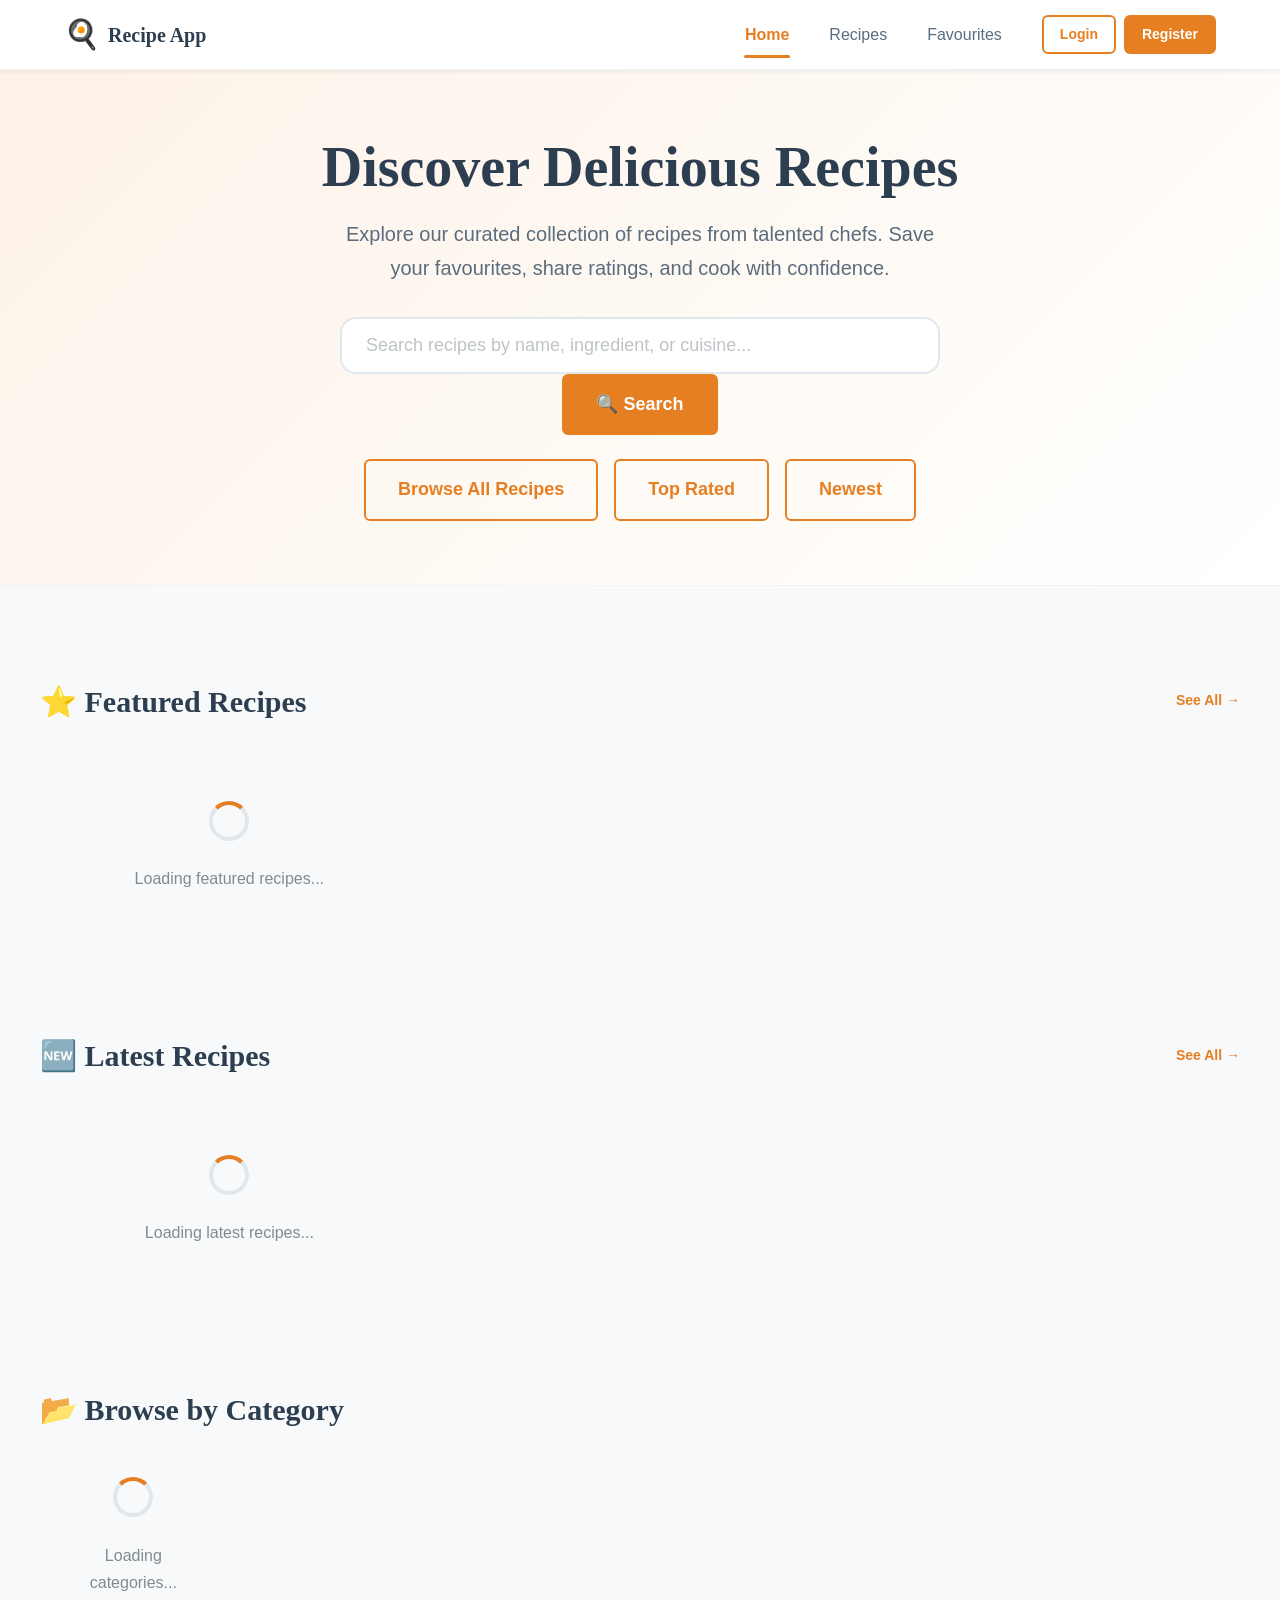
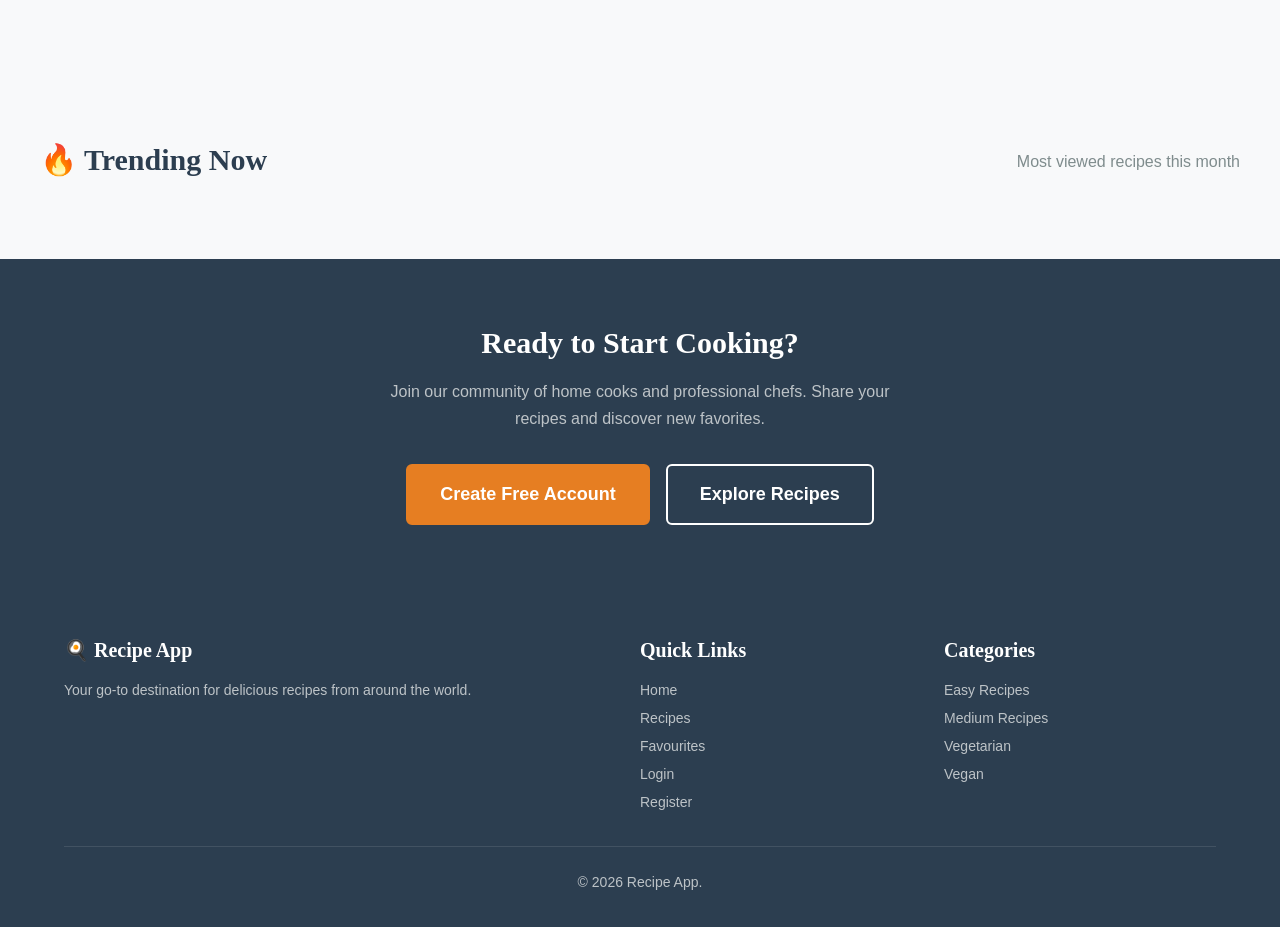
<file: frontend/index.html>
<!DOCTYPE html>
<html lang="en">
<head>
    <meta charset="UTF-8">
    <meta name="viewport" content="width=device-width, initial-scale=1.0">
    <meta name="description" content="Recipe App - Discover delicious recipes for every occasion. Search, save, and rate your favorite recipes.">
    <title>Recipe App - Discover Delicious Recipes</title>
    <link rel="stylesheet" href="css/style.css">
</head>
<body>
<a href="#main-content" class="skip-link">Skip to main content</a>

<header class="site-header" role="banner">
    <div class="container">
        <a href="index.html" class="logo" aria-label="Recipe App Home">
            <span class="logo-icon">🍳</span>
            <span class="logo-text">Recipe App</span>
        </a>
        <button class="mobile-menu-btn" aria-expanded="false" aria-label="Toggle menu">☰</button>
        <nav class="main-nav" role="navigation" aria-label="Main navigation">
            <a href="index.html" class="nav-link active">Home</a>
            <a href="recipes.html" class="nav-link">Recipes</a>
            <a href="favourites.html" class="nav-link">Favourites</a>
            <div class="user-menu">
                <!-- Populated by JavaScript -->
            </div>
        </nav>
    </div>
</header>

<main id="main-content">
    <!-- Hero Section -->
    <section class="hero">
        <div class="container">
            <h1 class="hero-title">Discover Delicious Recipes</h1>
            <p class="hero-subtitle">
                Explore our curated collection of recipes from talented chefs.
                Save your favourites, share ratings, and cook with confidence.
            </p>
            <div class="hero-search">
                <input type="text" id="search-query" class="form-input hero-search-input"
                       placeholder="Search recipes by name, ingredient, or cuisine..."
                       aria-label="Search recipes">
                <button class="btn btn-primary btn-lg" onclick="window.location.href='recipes.html?q=' + encodeURIComponent(document.getElementById('search-query').value)">
                    🔍 Search
                </button>
                <div id="search-suggestions" class="search-suggestions" style="display: none;"></div>
            </div>
            <div class="hero-links">
                <a href="recipes.html" class="btn btn-outline btn-lg">Browse All Recipes</a>
                <a href="recipes.html?sort=rating_desc" class="btn btn-outline btn-lg">Top Rated</a>
                <a href="recipes.html?sort=newest" class="btn btn-outline btn-lg">Newest</a>
            </div>
        </div>
    </section>

    <!-- Featured Recipes -->
    <section class="container section-spacing">
        <div class="section-header">
            <h2>⭐ Featured Recipes</h2>
            <a href="recipes.html?is_featured=true" class="see-all-link">See All →</a>
        </div>
        <div class="recipe-grid" id="featured-recipes">
            <!-- Populated by JavaScript -->
            <div class="loading-state">
                <div class="spinner"></div>
                <p>Loading featured recipes...</p>
            </div>
        </div>
    </section>

    <!-- Latest Recipes -->
    <section class="container section-spacing">
        <div class="section-header">
            <h2>🆕 Latest Recipes</h2>
            <a href="recipes.html?sort=newest" class="see-all-link">See All →</a>
        </div>
        <div class="recipe-grid" id="latest-recipes">
            <!-- Populated by JavaScript -->
            <div class="loading-state">
                <div class="spinner"></div>
                <p>Loading latest recipes...</p>
            </div>
        </div>
    </section>

    <!-- Browse Categories -->
    <section class="container section-spacing">
        <h2>📂 Browse by Category</h2>
        <div class="category-grid" id="category-grid">
            <!-- Populated by JavaScript -->
            <div class="loading-state">
                <div class="spinner"></div>
                <p>Loading categories...</p>
            </div>
        </div>
    </section>

    <!-- Trending Recipes -->
    <section class="container section-spacing">
        <div class="section-header">
            <h2>🔥 Trending Now</h2>
            <span class="section-subtitle">Most viewed recipes this month</span>
        </div>
        <div class="trending-list" id="trending-recipes">
            <!-- Populated by JavaScript -->
        </div>
    </section>

    <!-- Call to Action -->
    <section class="cta-section">
        <div class="container">
            <h2>Ready to Start Cooking?</h2>
            <p>Join our community of home cooks and professional chefs. Share your recipes and discover new favorites.</p>
            <div class="cta-buttons">
                <a href="register.html" class="btn btn-primary btn-lg">Create Free Account</a>
                <a href="recipes.html" class="btn btn-outline btn-lg">Explore Recipes</a>
            </div>
        </div>
    </section>
</main>

<footer class="site-footer" role="contentinfo">
    <div class="container">
        <div class="footer-content">
            <div class="footer-section">
                <h4>🍳 Recipe App</h4>
                <p>Your go-to destination for delicious recipes from around the world.</p>
            </div>
            <div class="footer-section">
                <h4>Quick Links</h4>
                <nav aria-label="Footer quick links">
                    <a href="index.html">Home</a>
                    <a href="recipes.html">Recipes</a>
                    <a href="favourites.html">Favourites</a>
                    <a href="login.html">Login</a>
                    <a href="register.html">Register</a>
                </nav>
            </div>
            <div class="footer-section">
                <h4>Categories</h4>
                <nav aria-label="Footer categories">
                    <a href="recipes.html?difficulty=Easy">Easy Recipes</a>
                    <a href="recipes.html?difficulty=Medium">Medium Recipes</a>
                    <a href="recipes.html?dietary=vegetarian">Vegetarian</a>
                    <a href="recipes.html?dietary=vegan">Vegan</a>
                </nav>
            </div>
        </div>
        <div class="footer-bottom">
            <p>&copy; <span id="current-year">2024</span> Recipe App.</p>
        </div>
    </div>
</footer>

<script src="js/app.js"></script>
<script src="js/recipes.js"></script>
</body>
</html>
</file>
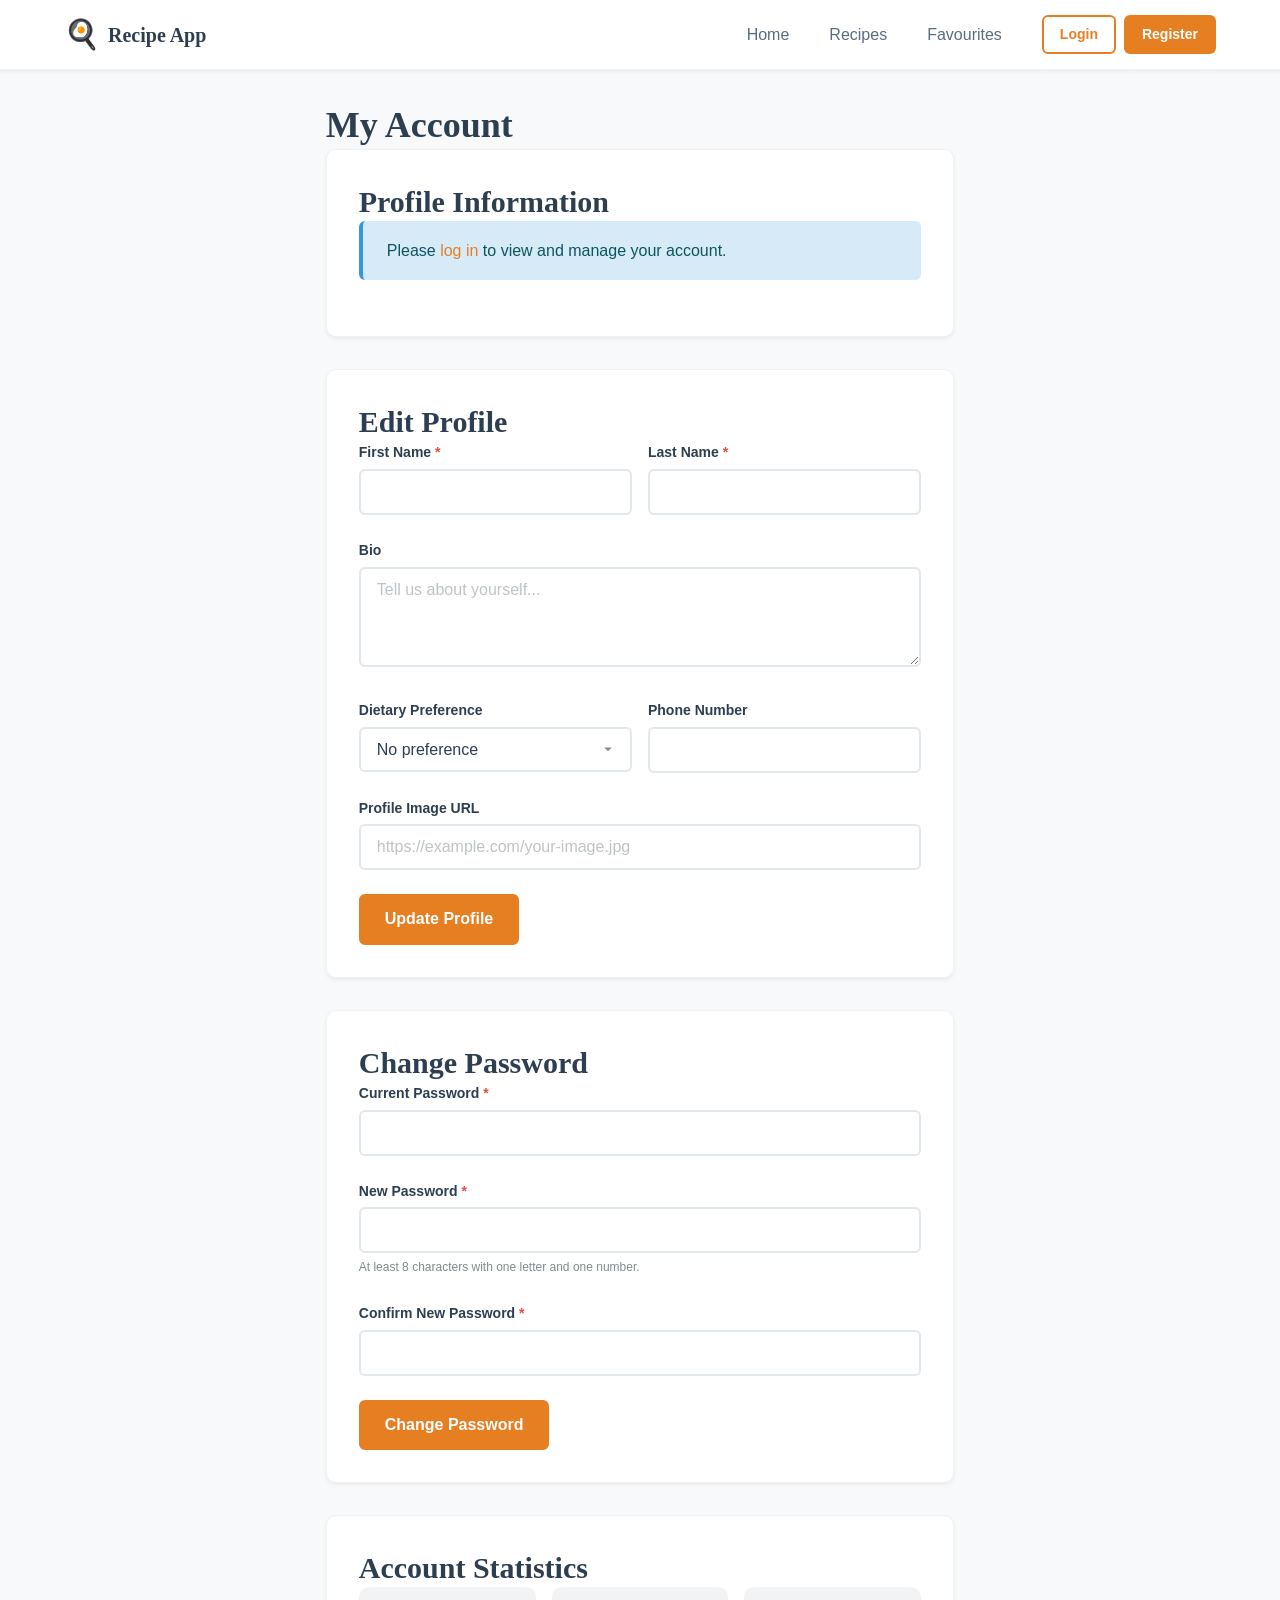
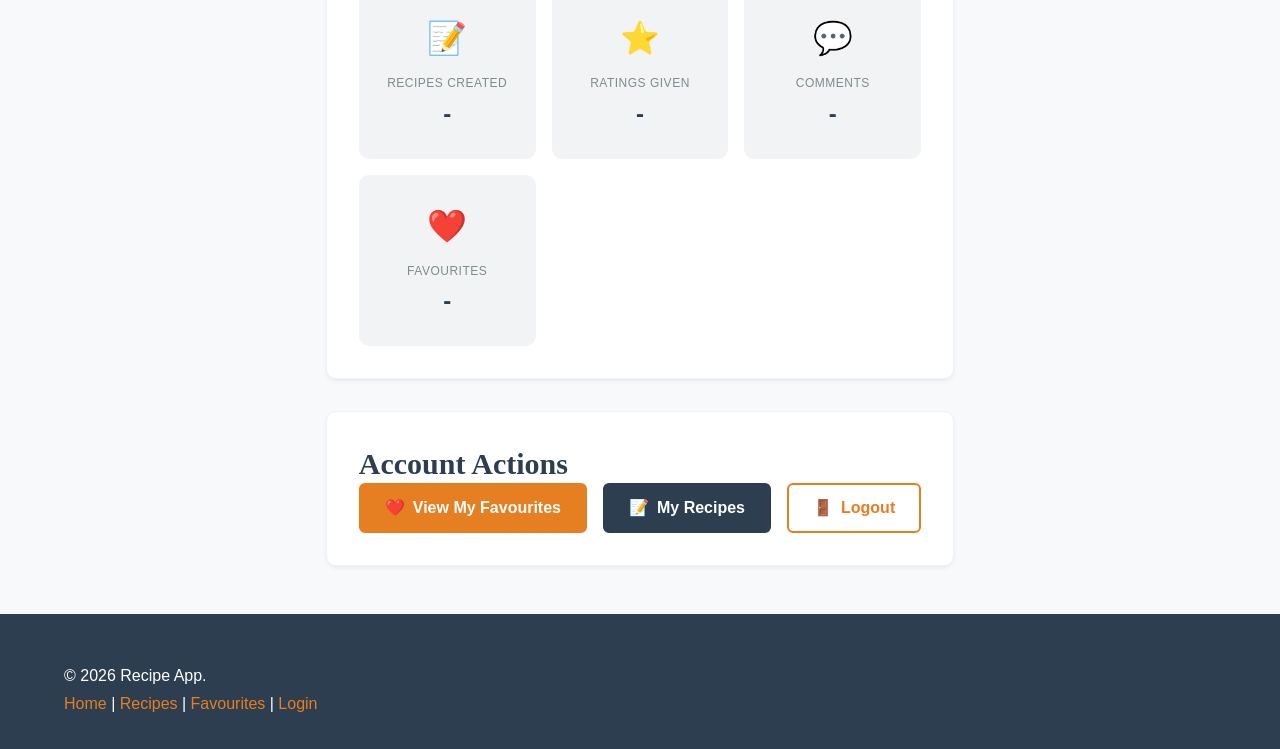
<file: frontend/account.html>
<!DOCTYPE html>
<html lang="en">
<head>
    <meta charset="UTF-8">
    <meta name="viewport" content="width=device-width, initial-scale=1.0">
    <meta name="description" content="Manage your Recipe App account, profile, and preferences">
    <title>My Account - Recipe App</title>
    <link rel="stylesheet" href="css/style.css">
</head>
<body>
<a href="#main-content" class="skip-link">Skip to main content</a>

<header class="site-header" role="banner">
    <div class="container">
        <a href="index.html" class="logo">
            <span class="logo-icon">🍳</span>
            <span class="logo-text">Recipe App</span>
        </a>
        <button class="mobile-menu-btn" aria-expanded="false" aria-label="Toggle menu">☰</button>
        <nav class="main-nav">
            <a href="index.html" class="nav-link">Home</a>
            <a href="recipes.html" class="nav-link">Recipes</a>
            <a href="favourites.html" class="nav-link">Favourites</a>
            <div class="user-menu"></div>
        </nav>
    </div>
</header>

<main id="main-content" class="container" style="padding-top: var(--spacing-xl); padding-bottom: var(--spacing-xxl);">
    <h1>My Account</h1>

    <!-- Profile Section -->
    <section class="card" style="padding: var(--spacing-xl); margin-bottom: var(--spacing-xl);">
        <h2>Profile Information</h2>
        <div id="profile-details">
            <!-- Populated by JavaScript if user is logged in -->
            <p>Please <a href="login.html">log in</a> to view your account.</p>
        </div>
    </section>

    <!-- Edit Profile Form -->
    <section class="card" style="padding: var(--spacing-xl); margin-bottom: var(--spacing-xl);">
        <h2>Edit Profile</h2>
        <form id="profile-form" novalidate>
            <div class="form-row">
                <div class="form-group">
                    <label for="first_name" class="form-label form-label-required">First Name</label>
                    <input type="text" id="first_name" name="first_name" class="form-input"
                           required maxlength="50" autocomplete="given-name">
                    <span id="first_name-error" class="form-error-message" role="alert"></span>
                </div>
                <div class="form-group">
                    <label for="last_name" class="form-label form-label-required">Last Name</label>
                    <input type="text" id="last_name" name="last_name" class="form-input"
                           required maxlength="50" autocomplete="family-name">
                    <span id="last_name-error" class="form-error-message" role="alert"></span>
                </div>
            </div>

            <div class="form-group">
                <label for="bio" class="form-label">Bio</label>
                <textarea id="bio" name="bio" class="form-textarea" rows="4" maxlength="500"
                          placeholder="Tell us about yourself..."></textarea>
            </div>

            <div class="form-row">
                <div class="form-group">
                    <label for="dietary_preference" class="form-label">Dietary Preference</label>
                    <select id="dietary_preference" name="dietary_preference" class="form-select">
                        <option value="None">No preference</option>
                        <option value="Vegetarian">Vegetarian</option>
                        <option value="Vegan">Vegan</option>
                        <option value="Non-vegetarian">Non-vegetarian</option>
                    </select>
                </div>
                <div class="form-group">
                    <label for="phone_number" class="form-label">Phone Number</label>
                    <input type="tel" id="phone_number" name="phone_number" class="form-input"
                           maxlength="30" autocomplete="tel">
                </div>
            </div>

            <div class="form-group">
                <label for="profile_image_url" class="form-label">Profile Image URL</label>
                <input type="url" id="profile_image_url" name="profile_image_url" class="form-input"
                       maxlength="500" placeholder="https://example.com/your-image.jpg">
            </div>

            <button type="submit" class="btn btn-primary">Update Profile</button>
        </form>
    </section>

    <!-- Change Password -->
    <section class="card" style="padding: var(--spacing-xl); margin-bottom: var(--spacing-xl);">
        <h2>Change Password</h2>
        <form id="password-form" novalidate>
            <div class="form-group">
                <label for="current_password" class="form-label form-label-required">Current Password</label>
                <input type="password" id="current_password" name="current_password" class="form-input"
                       required autocomplete="current-password">
                <span id="current_password-error" class="form-error-message" role="alert"></span>
            </div>
            <div class="form-group">
                <label for="new_password" class="form-label form-label-required">New Password</label>
                <input type="password" id="new_password" name="new_password" class="form-input"
                       required minlength="8" autocomplete="new-password"
                       aria-describedby="new-password-help">
                <span id="new-password-help" class="form-help">At least 8 characters with one letter and one number.</span>
                <span id="new_password-error" class="form-error-message" role="alert"></span>
            </div>
            <div class="form-group">
                <label for="confirm_new_password" class="form-label form-label-required">Confirm New Password</label>
                <input type="password" id="confirm_new_password" name="confirm_new_password" class="form-input"
                       required autocomplete="new-password">
                <span id="confirm_new_password-error" class="form-error-message" role="alert"></span>
            </div>
            <button type="submit" class="btn btn-primary">Change Password</button>
        </form>
    </section>

    <!-- Account Stats -->
    <section class="card" style="padding: var(--spacing-xl); margin-bottom: var(--spacing-xl);">
        <h2>Account Statistics</h2>
        <div id="account-stats" class="stats-grid">
            <div class="stat-card">
                <span class="stat-icon">📝</span>
                <span class="stat-label">Recipes Created</span>
                <span class="stat-value" id="stat-recipes">-</span>
            </div>
            <div class="stat-card">
                <span class="stat-icon">⭐</span>
                <span class="stat-label">Ratings Given</span>
                <span class="stat-value" id="stat-ratings">-</span>
            </div>
            <div class="stat-card">
                <span class="stat-icon">💬</span>
                <span class="stat-label">Comments</span>
                <span class="stat-value" id="stat-comments">-</span>
            </div>
            <div class="stat-card">
                <span class="stat-icon">❤️</span>
                <span class="stat-label">Favourites</span>
                <span class="stat-value" id="stat-favourites">-</span>
            </div>
        </div>
    </section>

    <!-- Account Actions -->
    <section class="card" style="padding: var(--spacing-xl);">
        <h2>Account Actions</h2>
        <div class="action-buttons">
            <a href="favourites.html" class="btn btn-primary">
                <span>❤️</span> View My Favourites
            </a>
            <a href="recipes.html?author_id=me" class="btn btn-secondary" id="my-recipes-btn">
                <span>📝</span> My Recipes
            </a>
            <button id="logout-btn" class="btn btn-outline">
                <span>🚪</span> Logout
            </button>
        </div>
    </section>
</main>

<footer class="site-footer" role="contentinfo">
    <div class="container">
        <p>&copy; <span id="current-year">2024</span> Recipe App.</p>
        <nav aria-label="Footer navigation">
            <a href="index.html">Home</a> |
            <a href="recipes.html">Recipes</a> |
            <a href="favourites.html">Favourites</a> |
            <a href="login.html">Login</a>
        </nav>
    </div>
</footer>

<script src="js/app.js"></script>
<script src="js/auth.js"></script>
<script>
    // Wait for app to initialize
    document.addEventListener('DOMContentLoaded', async () => {
        // Check authentication
        if (!app.state.isAuthenticated) {
            document.getElementById('profile-details').innerHTML = `
                    <div class="alert alert-info">
                        <p>Please <a href="login.html?redirect=account.html">log in</a> to view and manage your account.</p>
                    </div>`;
            return;
        }

        const user = app.state.user;

        // Populate profile details
        document.getElementById('profile-details').innerHTML = `
                <div class="profile-header">
                    <div class="profile-avatar">
                        ${user.profile_image_url
            ? `<img src="${app.escapeHtml(user.profile_image_url)}" alt="${app.escapeHtml(user.first_name || user.username)}" class="avatar-image">`
            : '<span class="avatar-placeholder">👤</span>'}
                    </div>
                    <div class="profile-info">
                        <h3>${app.escapeHtml(user.first_name)} ${app.escapeHtml(user.last_name)}</h3>
                        <p class="profile-username">@${app.escapeHtml(user.username)}</p>
                        ${user.role !== 'User' ? `<span class="badge badge-${user.role.toLowerCase()}">${user.role}</span>` : ''}
                    </div>
                </div>
                <div class="profile-details-grid">
                    <div class="detail-item">
                        <strong>Email:</strong> ${app.escapeHtml(user.email)}
                    </div>
                    <div class="detail-item">
                        <strong>Dietary Preference:</strong> ${app.escapeHtml(user.dietary_preference || 'None')}
                    </div>
                    <div class="detail-item">
                        <strong>Phone:</strong> ${app.escapeHtml(user.phone_number || 'Not set')}
                    </div>
                    <div class="detail-item">
                        <strong>Account Status:</strong>
                        <span class="status-badge status-${(user.account_status || 'Active').toLowerCase()}">
                            ${user.account_status || 'Active'}
                        </span>
                    </div>
                    <div class="detail-item">
                        <strong>Member since:</strong> ${app.formatDate(user.created_at)}
                    </div>
                    <div class="detail-item">
                        <strong>Last Login:</strong> ${user.last_login ? app.formatDate(user.last_login) : 'N/A'}
                    </div>
                </div>
                ${user.bio ? `<p class="profile-bio">${app.escapeHtml(user.bio)}</p>` : ''}
            `;

        // Set my recipes link
        const myRecipesBtn = document.getElementById('my-recipes-btn');
        if (myRecipesBtn && user.id) {
            myRecipesBtn.href = `recipes.html?author_id=${user.id}`;
        }

        // Load account stats
        try {
            const statsResponse = await app.apiRequest('profile.php?stats=true');
            if (statsResponse.success) {
                document.getElementById('stat-recipes').textContent = statsResponse.stats.recipe_count || 0;
                document.getElementById('stat-ratings').textContent = statsResponse.stats.rating_count || 0;
                document.getElementById('stat-comments').textContent = statsResponse.stats.comment_count || 0;
                document.getElementById('stat-favourites').textContent = statsResponse.stats.favourite_count || 0;
            }
        } catch (error) {
            console.error('Failed to load stats:', error);
        }

        // Setup password change form handler
        if (typeof authManager !== 'undefined') {
            authManager.setupPasswordChangeForm();
        }
    });
</script>
</body>
</html>
</file>
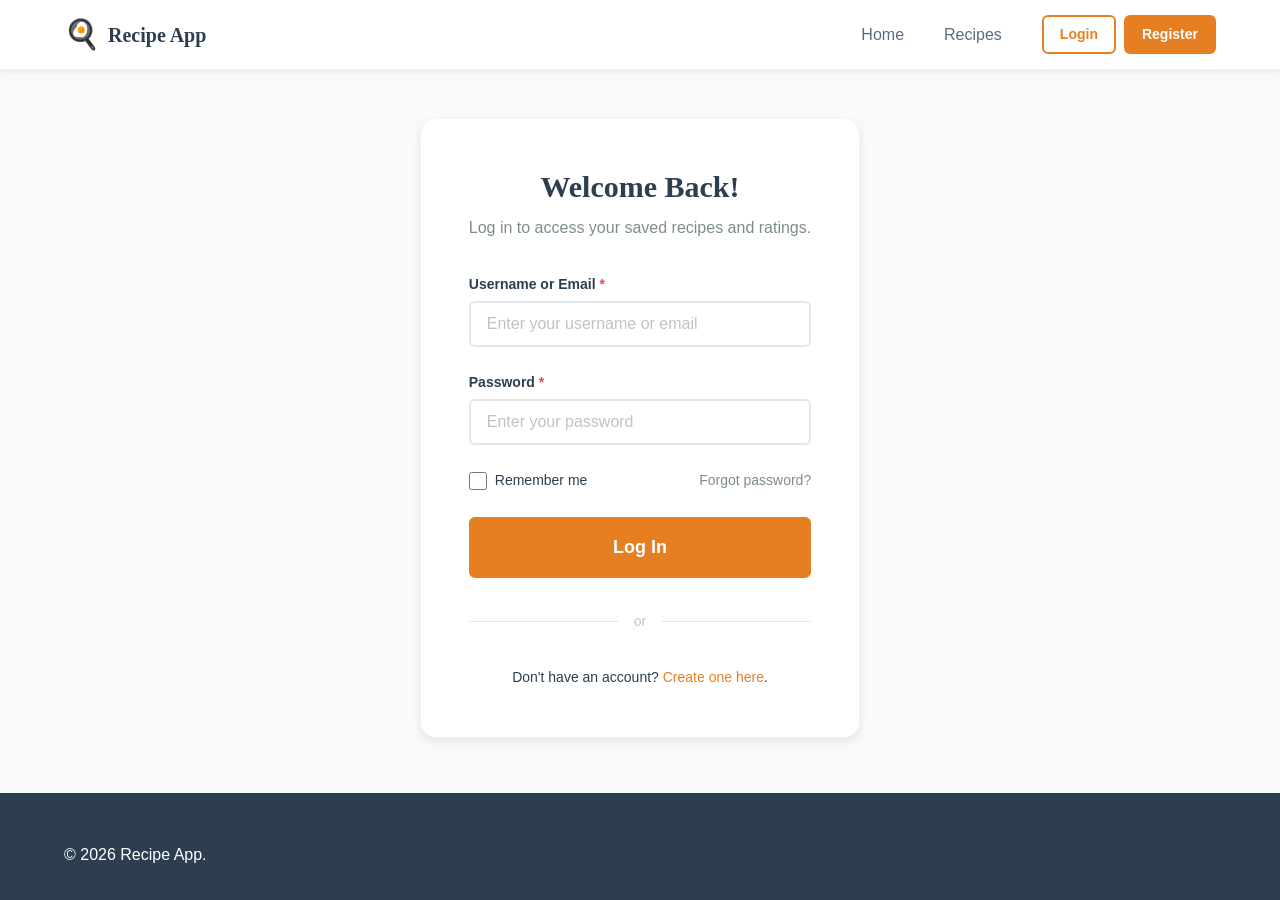
<file: frontend/create-recipe.html>
<!DOCTYPE html>
<html lang="en">
<head>
    <meta charset="UTF-8">
    <meta name="viewport" content="width=device-width, initial-scale=1.0">
    <meta name="description" content="Create and share your own recipe with the community">
    <title>Create Recipe - Recipe App</title>
    <link rel="stylesheet" href="css/style.css">
</head>
<body>
<a href="#main-content" class="skip-link">Skip to main content</a>

<header class="site-header" role="banner">
    <div class="container">
        <a href="index.html" class="logo" aria-label="Recipe App Home">
            <span class="logo-icon">🍳</span>
            <span class="logo-text">Recipe App</span>
        </a>
        <button class="mobile-menu-btn" aria-expanded="false" aria-label="Toggle menu">☰</button>
        <nav class="main-nav">
            <a href="index.html" class="nav-link">Home</a>
            <a href="recipes.html" class="nav-link">Recipes</a>
            <a href="favourites.html" class="nav-link">Favourites</a>
            <div class="user-menu"></div>
        </nav>
    </div>
</header>

<main id="main-content" class="container" style="padding-top: var(--spacing-xl); padding-bottom: var(--spacing-xxl);">
    <h1>📝 Create New Recipe</h1>

    <form id="create-recipe-form" novalidate class="create-recipe-form">
        <!-- Basic Information -->
        <section class="card" style="padding: var(--spacing-xl); margin-bottom: var(--spacing-xl);">
            <h2>Basic Information</h2>

            <div class="form-group">
                <label for="recipe-title" class="form-label form-label-required">Recipe Title</label>
                <input type="text" id="recipe-title" name="title" class="form-input"
                       required maxlength="255" placeholder="e.g., Classic Spaghetti Bolognese">
            </div>

            <div class="form-group">
                <label for="recipe-description" class="form-label">Description</label>
                <textarea id="recipe-description" name="description" class="form-textarea" rows="3"
                          placeholder="Brief description of your recipe..."></textarea>
            </div>

            <div class="form-row">
                <div class="form-group">
                    <label for="prep-time" class="form-label">Prep Time (minutes)</label>
                    <input type="number" id="prep-time" name="prep_time_minutes" class="form-input"
                           min="0" value="15">
                </div>
                <div class="form-group">
                    <label for="cook-time" class="form-label">Cook Time (minutes)</label>
                    <input type="number" id="cook-time" name="cook_time_minutes" class="form-input"
                           min="0" value="30">
                </div>
                <div class="form-group">
                    <label for="servings" class="form-label">Servings</label>
                    <input type="number" id="servings" name="servings" class="form-input"
                           min="1" value="4">
                </div>
            </div>

            <div class="form-row">
                <div class="form-group">
                    <label for="difficulty" class="form-label">Difficulty</label>
                    <select id="difficulty" name="difficulty" class="form-select">
                        <option value="Easy">Easy</option>
                        <option value="Medium" selected>Medium</option>
                        <option value="Hard">Hard</option>
                    </select>
                </div>
                <div class="form-group">
                    <label for="cuisine-type" class="form-label">Cuisine Type</label>
                    <input type="text" id="cuisine-type" name="cuisine_type" class="form-input"
                           placeholder="e.g., Italian, Indian, French">
                </div>
                <div class="form-group">
                    <label for="visibility" class="form-label">Visibility</label>
                    <select id="visibility" name="visibility" class="form-select">
                        <option value="Public">Public</option>
                        <option value="Private">Private</option>
                        <option value="Draft">Draft</option>
                    </select>
                </div>
            </div>

            <div class="form-group">
                <label for="recipe-tips" class="form-label">Tips</label>
                <textarea id="recipe-tips" name="tips" class="form-textarea" rows="2"
                          placeholder="Any helpful tips for making this recipe..."></textarea>
            </div>
        </section>

        <!-- Categories -->
        <section class="card" style="padding: var(--spacing-xl); margin-bottom: var(--spacing-xl);">
            <h2>Categories</h2>
            <div id="categories-checkboxes" class="checkbox-grid">
                <!-- Populated by JavaScript -->
            </div>
        </section>

        <!-- Ingredients -->
        <section class="card" style="padding: var(--spacing-xl); margin-bottom: var(--spacing-xl);">
            <h2>Ingredients</h2>
            <div id="ingredients-container">
                <div class="ingredient-row">
                    <input type="text" name="ingredients[0][name]" class="form-input"
                           placeholder="Ingredient name" required>
                    <input type="number" name="ingredients[0][quantity]" class="form-input"
                           placeholder="Qty" step="0.01">
                    <input type="text" name="ingredients[0][unit]" class="form-input"
                           placeholder="Unit (e.g., g, ml, tbsp)">
                </div>
            </div>
            <button type="button" id="add-ingredient" class="btn btn-outline btn-sm" style="margin-top: var(--spacing-md);">
                + Add Ingredient
            </button>
        </section>

        <!-- Steps -->
        <section class="card" style="padding: var(--spacing-xl); margin-bottom: var(--spacing-xl);">
            <h2>Instructions</h2>
            <div id="steps-container">
                <div class="step-row">
                    <div class="step-header">
                        <span class="step-number">Step 1</span>
                    </div>
                    <textarea name="steps[0][instruction]" class="form-textarea" rows="3"
                              placeholder="Describe this step..." required></textarea>
                    <input type="number" name="steps[0][duration_minutes]" class="form-input"
                           placeholder="Duration (minutes)" min="0">
                </div>
            </div>
            <button type="button" id="add-step" class="btn btn-outline btn-sm" style="margin-top: var(--spacing-md);">
                + Add Step
            </button>
        </section>

        <!-- Nutritional Information -->
        <section class="card" style="padding: var(--spacing-xl); margin-bottom: var(--spacing-xl);">
            <h2>Nutritional Information (Optional)</h2>
            <div class="form-row">
                <div class="form-group">
                    <label for="calories">Calories</label>
                    <input type="number" id="calories" name="calories" class="form-input" min="0">
                </div>
                <div class="form-group">
                    <label for="protein">Protein (g)</label>
                    <input type="number" id="protein" name="protein_g" class="form-input" step="0.01" min="0">
                </div>
                <div class="form-group">
                    <label for="carbs">Carbs (g)</label>
                    <input type="number" id="carbs" name="carbs_g" class="form-input" step="0.01" min="0">
                </div>
                <div class="form-group">
                    <label for="fats">Fats (g)</label>
                    <input type="number" id="fats" name="fats_g" class="form-input" step="0.01" min="0">
                </div>
            </div>
        </section>

        <!-- Submit -->
        <div style="text-align: center;">
            <button type="submit" class="btn btn-primary btn-lg">🍳 Create Recipe</button>
        </div>
    </form>
</main>

<footer class="site-footer" role="contentinfo">
    <div class="container">
        <p>&copy; <span id="current-year">2024</span> Recipe App.</p>
    </div>
</footer>

<script src="js/app.js"></script>
<script src="js/auth.js"></script>
<script src="js/recipes.js"></script>
<script>
    // Check authentication
    if (!app.requireAuth()) {
        document.getElementById('create-recipe-form').innerHTML = `
                <div class="empty-state">
                    <span class="empty-state-icon">🔒</span>
                    <h3>Login Required</h3>
                    <p>Please log in to create and share your recipes.</p>
                    <a href="login.html?redirect=create-recipe.html" class="btn btn-primary">Log In</a>
                </div>`;
    }
</script>
</body>
</html>
</file>
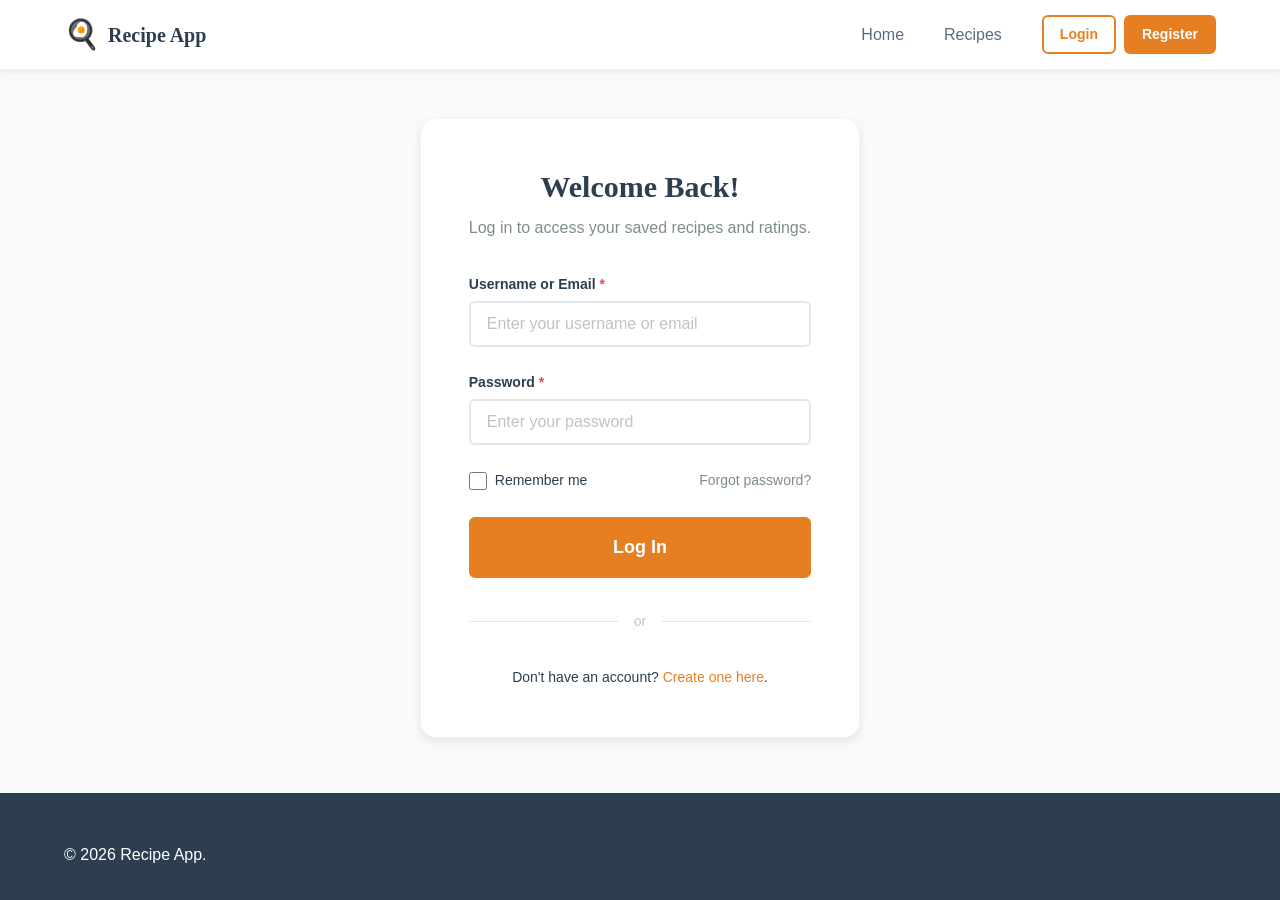
<file: frontend/favourites.html>
<!DOCTYPE html>
<html lang="en">
<head>
    <meta charset="UTF-8">
    <meta name="viewport" content="width=device-width, initial-scale=1.0">
    <meta name="description" content="View and manage your favourite saved recipes">
    <title>My Favourites - Recipe App</title>
    <link rel="stylesheet" href="css/style.css">
</head>
<body>
<a href="#main-content" class="skip-link">Skip to main content</a>

<header class="site-header" role="banner">
    <div class="container">
        <a href="index.html" class="logo" aria-label="Recipe App Home">
            <span class="logo-icon">🍳</span>
            <span class="logo-text">Recipe App</span>
        </a>
        <button class="mobile-menu-btn" aria-expanded="false" aria-label="Toggle menu">☰</button>
        <nav class="main-nav">
            <a href="index.html" class="nav-link">Home</a>
            <a href="recipes.html" class="nav-link">Recipes</a>
            <a href="favourites.html" class="nav-link active">Favourites</a>
            <div class="user-menu"></div>
        </nav>
    </div>
</header>

<main id="main-content" class="container" style="padding-top: var(--spacing-xl); padding-bottom: var(--spacing-xxl);">
    <div class="page-header">
        <h1>❤️ My Favourite Recipes</h1>
        <div class="favourites-actions">
            <div class="folder-filter">
                <label for="folder-filter-select" class="sr-only">Filter by folder</label>
                <select id="folder-filter-select" class="form-select">
                    <option value="">All Folders</option>
                </select>
            </div>
        </div>
    </div>

    <!-- Favourites List -->
    <div id="favourites-list" class="recipe-list" aria-live="polite">
        <div class="loading-state">
            <div class="spinner"></div>
            <p>Loading your favourites...</p>
        </div>
    </div>

    <!-- Load More -->
    <div class="load-more-container" style="text-align: center; margin-top: var(--spacing-xl);">
        <button id="load-more-btn" class="btn btn-secondary btn-lg" style="display: none;">
            Load More
        </button>
    </div>
</main>

<footer class="site-footer" role="contentinfo">
    <div class="container">
        <p>&copy; <span id="current-year">2024</span> Recipe App.</p>
    </div>
</footer>

<script src="js/app.js"></script>
<script src="js/favourites.js"></script>
<script>
    // Load folders for filter
    (async () => {
        if (!app.state.isAuthenticated) return;

        try {
            const response = await app.apiRequest('favourites.php?folders=true');
            if (response.success) {
                const select = document.getElementById('folder-filter-select');
                response.folders.forEach(folder => {
                    const option = document.createElement('option');
                    option.value = folder.folder_name || '';
                    option.textContent = folder.folder_name
                        ? `${folder.folder_name} (${folder.recipe_count})`
                        : `Uncategorized (${folder.recipe_count})`;
                    select.appendChild(option);
                });
            }
        } catch (error) {
            console.error('Failed to load folders:', error);
        }
    })();

    // Filter by folder
    document.getElementById('folder-filter-select')?.addEventListener('change', function() {
        const folder = this.value;
        const url = folder
            ? `favourites.php?folder=${encodeURIComponent(folder)}`
            : 'favourites.php';
        // Trigger reload in favourites.js
        window.location.search = folder ? `?folder=${encodeURIComponent(folder)}` : '';
    });
</script>
</body>
</html>
</file>
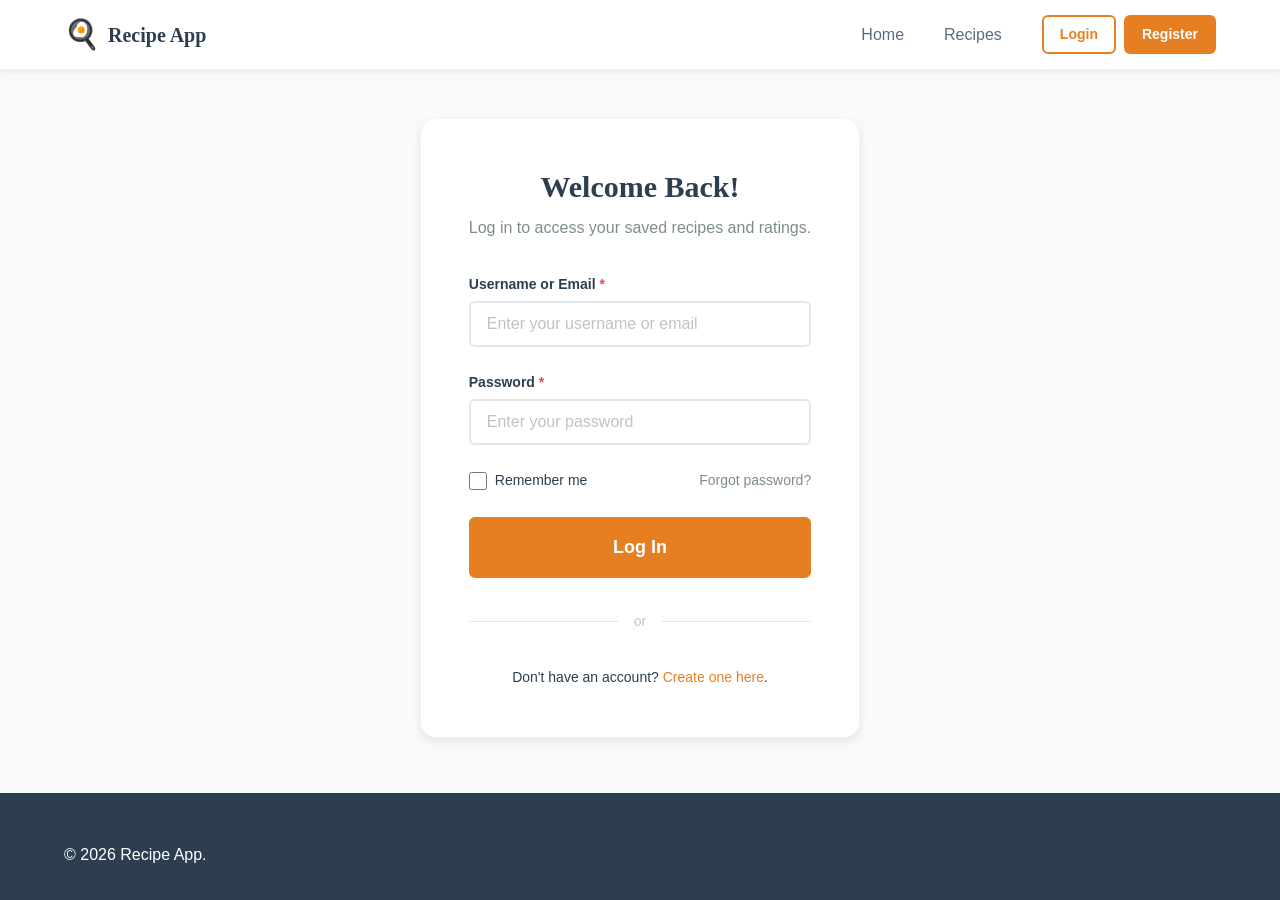
<file: frontend/login.html>
<!DOCTYPE html>
<html lang="en">
<head>
    <meta charset="UTF-8">
    <meta name="viewport" content="width=device-width, initial-scale=1.0">
    <meta name="description" content="Log in to your Recipe App account to save recipes, rate dishes, and more">
    <title>Login - Recipe App</title>
    <link rel="stylesheet" href="css/style.css">
</head>
<body>
<a href="#main-content" class="skip-link">Skip to main content</a>

<header class="site-header" role="banner">
    <div class="container">
        <a href="index.html" class="logo" aria-label="Recipe App Home">
            <span class="logo-icon">🍳</span>
            <span class="logo-text">Recipe App</span>
        </a>
        <nav class="main-nav">
            <a href="index.html" class="nav-link">Home</a>
            <a href="recipes.html" class="nav-link">Recipes</a>
            <div class="user-menu"></div>
        </nav>
    </div>
</header>

<main id="main-content" class="container auth-page">
    <div class="auth-card">
        <div class="auth-header">
            <h1 class="auth-title">Welcome Back!</h1>
            <p class="auth-subtitle">Log in to access your saved recipes and ratings.</p>
        </div>

        <div id="login-message" class="alert" style="display: none;" role="alert"></div>

        <form id="login-form" novalidate>
            <div class="form-group">
                <label for="username" class="form-label form-label-required">Username or Email</label>
                <input type="text" id="username" name="username" class="form-input"
                       required autocomplete="username"
                       placeholder="Enter your username or email">
                <span id="username-error" class="form-error-message" role="alert"></span>
            </div>

            <div class="form-group">
                <label for="password" class="form-label form-label-required">Password</label>
                <input type="password" id="password" name="password" class="form-input"
                       required autocomplete="current-password"
                       placeholder="Enter your password">
                <span id="password-error" class="form-error-message" role="alert"></span>
            </div>

            <div class="form-group form-options">
                <label class="checkbox-label">
                    <input type="checkbox" name="remember_me" value="1">
                    Remember me
                </label>
                <a href="#" class="forgot-password">Forgot password?</a>
            </div>

            <button type="submit" class="btn btn-primary btn-block btn-lg">Log In</button>
        </form>

        <div class="auth-divider">
            <span>or</span>
        </div>

        <div class="auth-alt-links">
            <p>Don't have an account? <a href="register.html">Create one here</a>.</p>
        </div>
    </div>
</main>

<footer class="site-footer" role="contentinfo">
    <div class="container">
        <p>&copy; <span id="current-year">2024</span> Recipe App.</p>
    </div>
</footer>

<script src="js/app.js"></script>
<script src="js/auth.js"></script>
</body>
</html>
</file>
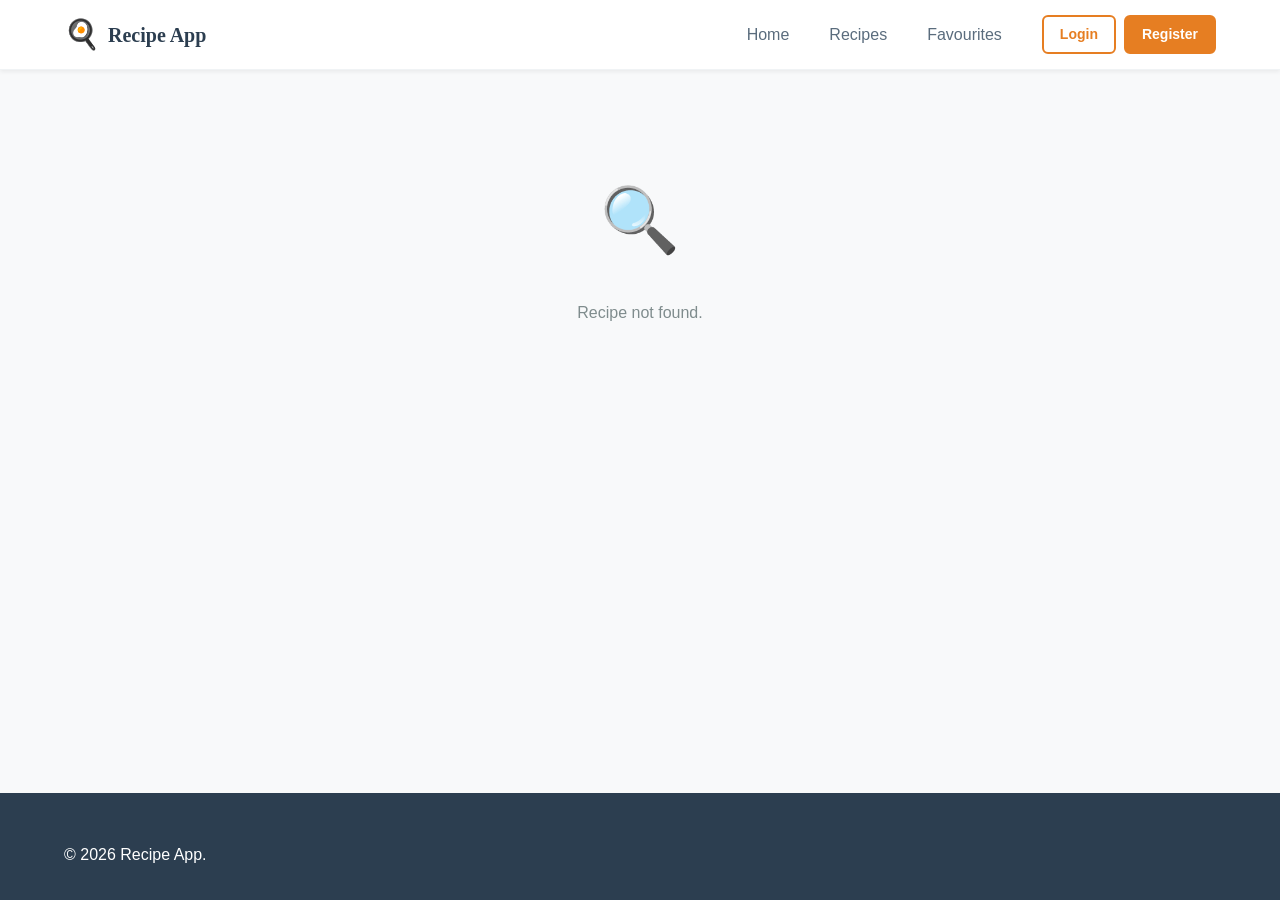
<file: frontend/recipe-details.html>
<!DOCTYPE html>
<html lang="en">
<head>
    <meta charset="UTF-8">
    <meta name="viewport" content="width=device-width, initial-scale=1.0">
    <meta name="description" content="View detailed recipe instructions, ingredients, ratings, and reviews">
    <title>Recipe Details - Recipe App</title>
    <link rel="stylesheet" href="css/style.css">
</head>
<body>
<a href="#main-content" class="skip-link">Skip to main content</a>

<header class="site-header" role="banner">
    <div class="container">
        <a href="index.html" class="logo" aria-label="Recipe App Home">
            <span class="logo-icon">🍳</span>
            <span class="logo-text">Recipe App</span>
        </a>
        <button class="mobile-menu-btn" aria-expanded="false" aria-label="Toggle menu">☰</button>
        <nav class="main-nav">
            <a href="index.html" class="nav-link">Home</a>
            <a href="recipes.html" class="nav-link">Recipes</a>
            <a href="favourites.html" class="nav-link">Favourites</a>
            <div class="user-menu"></div>
        </nav>
    </div>
</header>

<main id="main-content" class="container" style="padding-top: var(--spacing-xl); padding-bottom: var(--spacing-xxl);">
    <div id="recipe-detail">
        <!-- Populated by JavaScript -->
        <div class="loading-state">
            <div class="spinner"></div>
            <p>Loading recipe...</p>
        </div>
    </div>
</main>

<footer class="site-footer" role="contentinfo">
    <div class="container">
        <p>&copy; <span id="current-year">2024</span> Recipe App.</p>
    </div>
</footer>

<script src="js/app.js"></script>
<script src="js/auth.js"></script>
<script src="js/recipes.js"></script>
</body>
</html>
</file>
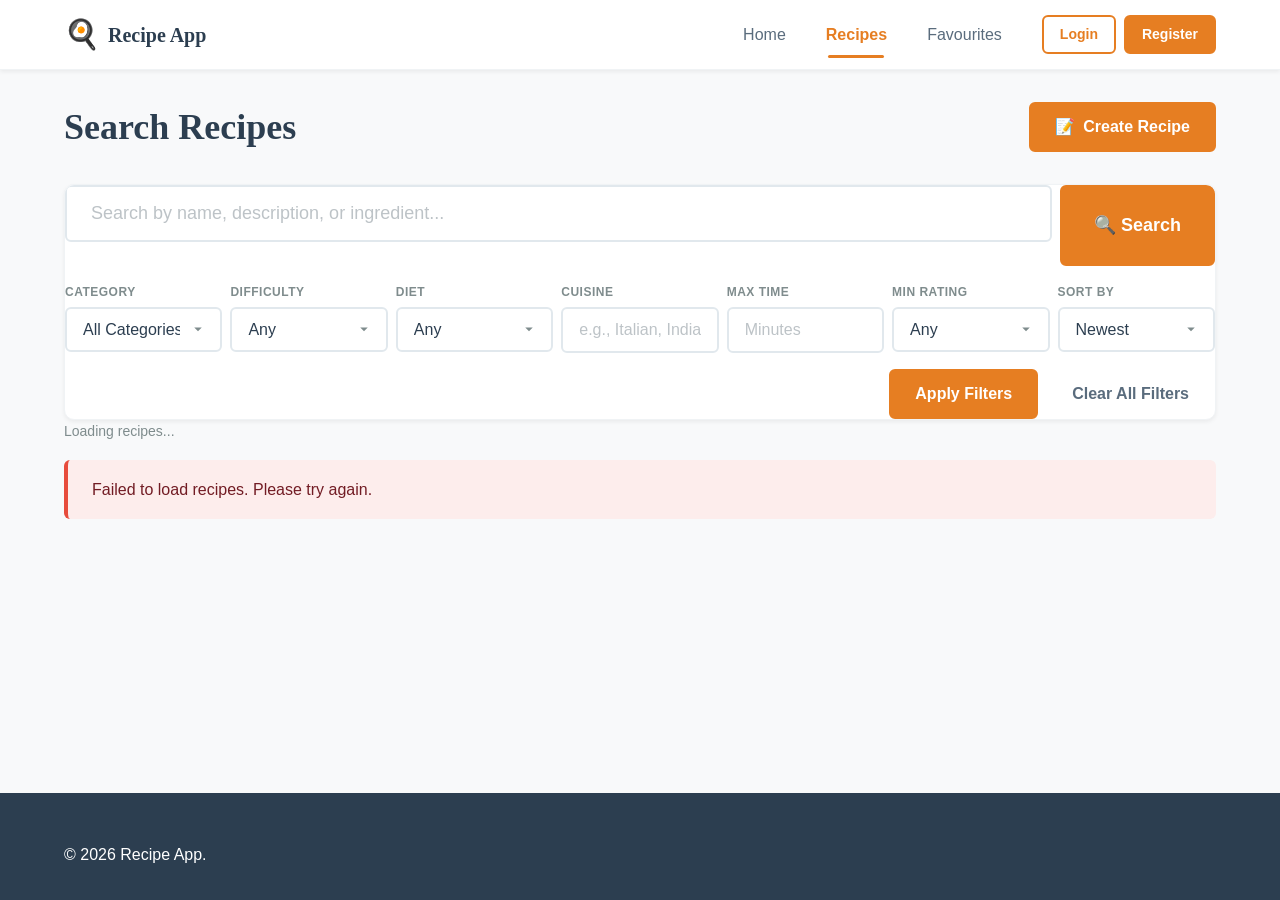
<file: frontend/recipes.html>
<!DOCTYPE html>
<html lang="en">
<head>
    <meta charset="UTF-8">
    <meta name="viewport" content="width=device-width, initial-scale=1.0">
    <meta name="description" content="Search and browse our extensive collection of recipes. Filter by category, difficulty, dietary preference, and more.">
    <title>Search Recipes - Recipe App</title>
    <link rel="stylesheet" href="css/style.css">
</head>
<body>
<a href="#main-content" class="skip-link">Skip to main content</a>

<header class="site-header" role="banner">
    <div class="container">
        <a href="index.html" class="logo" aria-label="Recipe App Home">
            <span class="logo-icon">🍳</span>
            <span class="logo-text">Recipe App</span>
        </a>
        <button class="mobile-menu-btn" aria-expanded="false" aria-label="Toggle menu">☰</button>
        <nav class="main-nav">
            <a href="index.html" class="nav-link">Home</a>
            <a href="recipes.html" class="nav-link active">Recipes</a>
            <a href="favourites.html" class="nav-link">Favourites</a>
            <div class="user-menu"></div>
        </nav>
    </div>
</header>

<main id="main-content" class="container" style="padding-top: var(--spacing-xl); padding-bottom: var(--spacing-xxl);">
    <div class="page-header">
        <h1>Search Recipes</h1>
        <a href="create-recipe.html" class="btn btn-primary" id="create-recipe-btn">
            <span>📝</span> Create Recipe
        </a>
    </div>

    <!-- Search Section -->
    <section class="search-section card" role="search" aria-label="Recipe search and filters">
        <form id="search-form">
            <div class="search-input-group">
                <div class="form-group" style="flex: 1;">
                    <label for="search-query" class="sr-only">Search recipes</label>
                    <input type="text" id="search-query" name="q" class="form-input search-input-lg"
                           placeholder="Search by name, description, or ingredient...">
                    <div id="search-suggestions" class="search-suggestions" style="display: none;"></div>
                </div>
                <button type="submit" class="btn btn-primary btn-lg">🔍 Search</button>
            </div>

            <div class="search-filters">
                <div class="filter-group">
                    <label for="category-filter" class="filter-label">Category</label>
                    <select id="category-filter" name="category_slug" class="form-select">
                        <option value="">All Categories</option>
                        <!-- Populated by JS -->
                    </select>
                </div>

                <div class="filter-group">
                    <label for="difficulty-filter" class="filter-label">Difficulty</label>
                    <select id="difficulty-filter" name="difficulty" class="form-select">
                        <option value="">Any</option>
                        <option value="Easy">Easy</option>
                        <option value="Medium">Medium</option>
                        <option value="Hard">Hard</option>
                    </select>
                </div>

                <div class="filter-group">
                    <label for="dietary-filter" class="filter-label">Diet</label>
                    <select id="dietary-filter" name="dietary" class="form-select">
                        <option value="">Any</option>
                        <option value="vegetarian">Vegetarian</option>
                        <option value="vegan">Vegan</option>
                        <option value="non-vegetarian">Non-Vegetarian</option>
                    </select>
                </div>

                <div class="filter-group">
                    <label for="cuisine-filter" class="filter-label">Cuisine</label>
                    <input type="text" id="cuisine-filter" name="cuisine_type" class="form-input"
                           placeholder="e.g., Italian, Indian">
                </div>

                <div class="filter-group">
                    <label for="max-time-filter" class="filter-label">Max Time</label>
                    <input type="number" id="max-time-filter" name="max_time" class="form-input"
                           placeholder="Minutes" min="1">
                </div>

                <div class="filter-group">
                    <label for="min-rating-filter" class="filter-label">Min Rating</label>
                    <select id="min-rating-filter" name="min_rating" class="form-select">
                        <option value="">Any</option>
                        <option value="4">4+ Stars</option>
                        <option value="3">3+ Stars</option>
                        <option value="2">2+ Stars</option>
                    </select>
                </div>

                <div class="filter-group">
                    <label for="sort-filter" class="filter-label">Sort By</label>
                    <select id="sort-filter" name="sort" class="form-select">
                        <option value="newest">Newest</option>
                        <option value="rating_desc">Highest Rated</option>
                        <option value="rating_asc">Lowest Rated</option>
                        <option value="title_asc">Name (A-Z)</option>
                        <option value="title_desc">Name (Z-A)</option>
                        <option value="time_asc">Quickest</option>
                        <option value="time_desc">Longest</option>
                        <option value="difficulty_asc">Easiest First</option>
                        <option value="difficulty_desc">Hardest First</option>
                        <option value="views">Most Viewed</option>
                    </select>
                </div>
            </div>

            <div class="filter-actions">
                <button type="submit" class="btn btn-primary">Apply Filters</button>
                <button type="reset" class="btn btn-ghost" onclick="window.location='recipes.html'">Clear All Filters</button>
            </div>
        </form>
    </section>

    <!-- Results Header -->
    <div class="results-header">
        <span id="result-count">Loading recipes...</span>
    </div>

    <!-- Recipe Results -->
    <section class="recipe-list" id="recipe-list" aria-live="polite" aria-busy="true">
        <div class="loading-state">
            <div class="spinner"></div>
            <p>Loading recipes...</p>
        </div>
    </section>

    <!-- Load More -->
    <div class="load-more-container" style="text-align: center; margin-top: var(--spacing-xl);">
        <button id="load-more-btn" class="btn btn-secondary btn-lg" style="display: none;">
            Load More Recipes
        </button>
    </div>

    <!-- No Results -->
    <div id="no-results" style="display: none;">
        <div class="empty-state">
            <span class="empty-state-icon">🔍</span>
            <h3>No recipes found</h3>
            <p>Try adjusting your search filters or browse different categories.</p>
            <a href="recipes.html" class="btn btn-primary">View All Recipes</a>
        </div>
    </div>
</main>

<footer class="site-footer" role="contentinfo">
    <div class="container">
        <p>&copy; <span id="current-year">2024</span> Recipe App.</p>
    </div>
</footer>

<script>
    // Load categories for filter dropdown
    (async () => {
        try {
            const response = await app.apiRequest('categories.php');
            if (response.success) {
                const select = document.getElementById('category-filter');
                response.categories.forEach(cat => {
                    const option = document.createElement('option');
                    option.value = cat.slug;
                    option.textContent = `${cat.name} (${cat.recipe_count})`;
                    select.appendChild(option);
                });
            }
        } catch (error) {
            console.error('Failed to load categories:', error);
        }
    })();

    // Apply URL parameters to form
    (() => {
        const params = new URLSearchParams(window.location.search);
        const form = document.getElementById('search-form');

        params.forEach((value, key) => {
            const input = form.querySelector(`[name="${key}"]`);
            if (input) input.value = value;
        });
    })();

    // Show/hide create recipe button based on auth
    if (app.state.isAuthenticated) {
        const btn = document.getElementById('create-recipe-btn');
        if (btn) btn.style.display = 'inline-flex';
    }
</script>

<script src="js/app.js"></script>
<script src="js/recipes.js"></script>
</body>
</html>
</file>
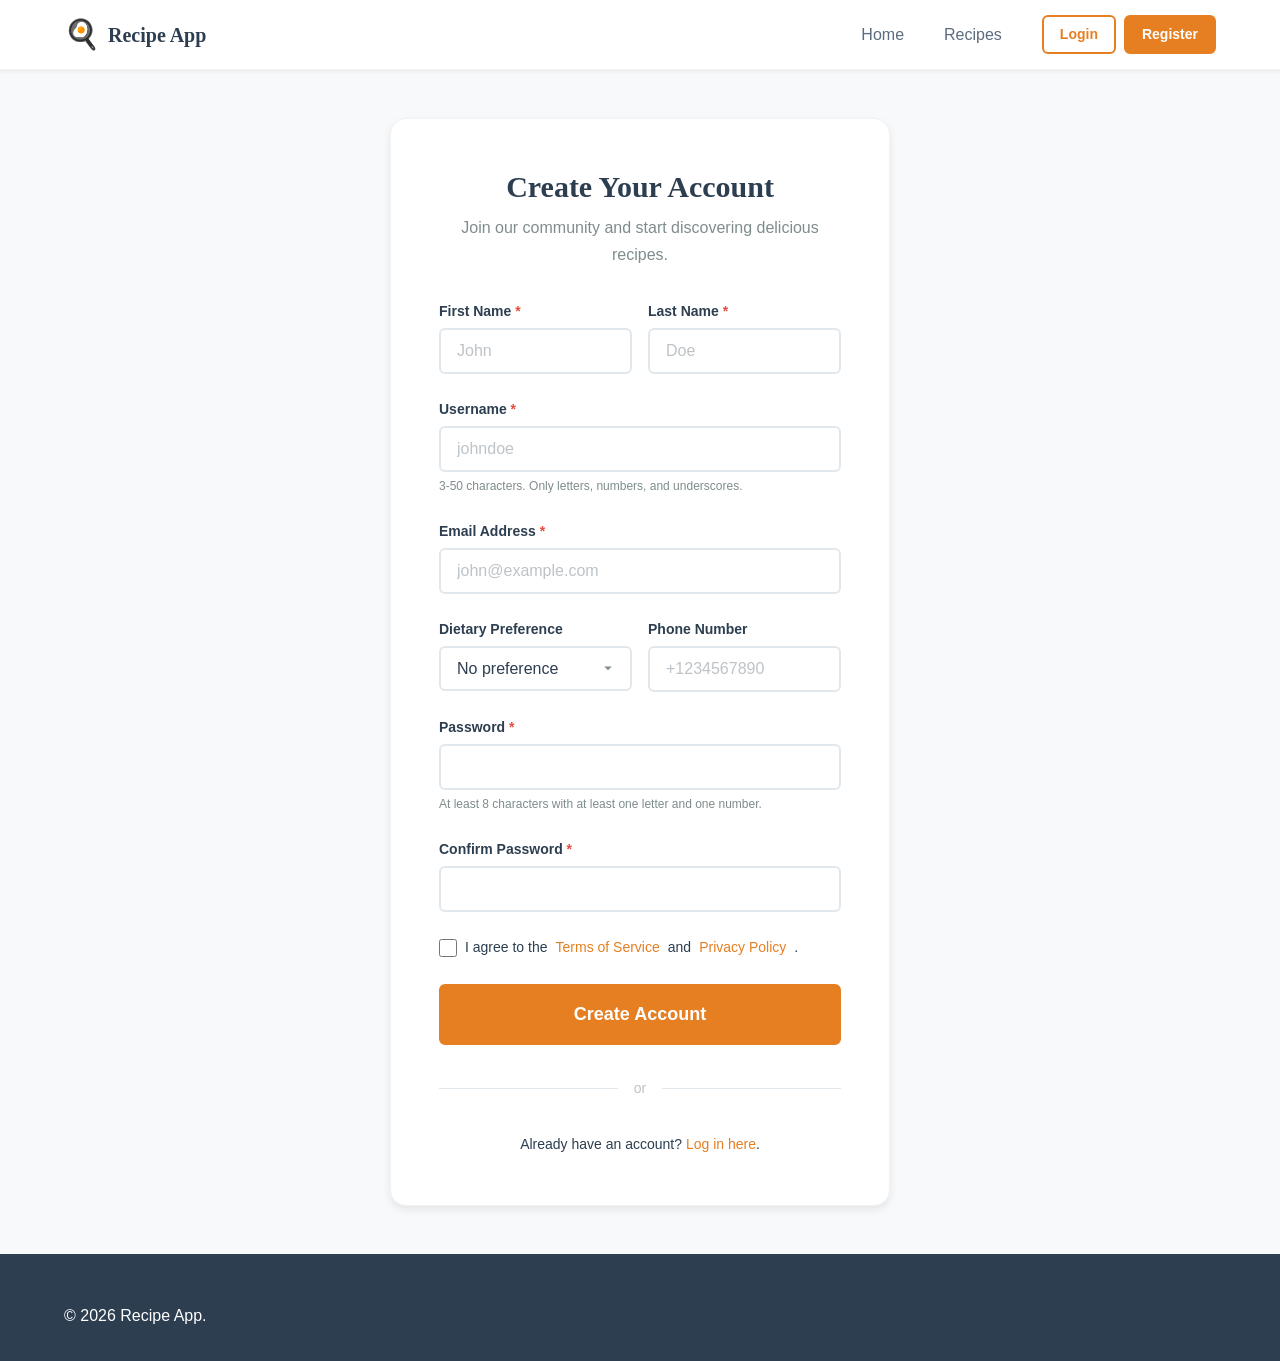
<file: frontend/register.html>
<!DOCTYPE html>
<html lang="en">
<head>
    <meta charset="UTF-8">
    <meta name="viewport" content="width=device-width, initial-scale=1.0">
    <meta name="description" content="Create your Recipe App account and start saving your favourite recipes">
    <title>Register - Recipe App</title>
    <link rel="stylesheet" href="css/style.css">
</head>
<body>
<a href="#main-content" class="skip-link">Skip to main content</a>

<header class="site-header" role="banner">
    <div class="container">
        <a href="index.html" class="logo" aria-label="Recipe App Home">
            <span class="logo-icon">🍳</span>
            <span class="logo-text">Recipe App</span>
        </a>
        <nav class="main-nav">
            <a href="index.html" class="nav-link">Home</a>
            <a href="recipes.html" class="nav-link">Recipes</a>
            <div class="user-menu"></div>
        </nav>
    </div>
</header>

<main id="main-content" class="container auth-page">
    <div class="auth-card">
        <div class="auth-header">
            <h1 class="auth-title">Create Your Account</h1>
            <p class="auth-subtitle">Join our community and start discovering delicious recipes.</p>
        </div>

        <form id="register-form" novalidate>
            <div class="form-row">
                <div class="form-group">
                    <label for="first_name" class="form-label form-label-required">First Name</label>
                    <input type="text" id="first_name" name="first_name" class="form-input"
                           required maxlength="50" autocomplete="given-name"
                           placeholder="John">
                    <span id="first_name-error" class="form-error-message" role="alert"></span>
                </div>
                <div class="form-group">
                    <label for="last_name" class="form-label form-label-required">Last Name</label>
                    <input type="text" id="last_name" name="last_name" class="form-input"
                           required maxlength="50" autocomplete="family-name"
                           placeholder="Doe">
                    <span id="last_name-error" class="form-error-message" role="alert"></span>
                </div>
            </div>

            <div class="form-group">
                <label for="username" class="form-label form-label-required">Username</label>
                <input type="text" id="username" name="username" class="form-input"
                       required minlength="3" maxlength="50" pattern="[a-zA-Z0-9_]+"
                       autocomplete="username" placeholder="johndoe"
                       aria-describedby="username-help">
                <span id="username-help" class="form-help">3-50 characters. Only letters, numbers, and underscores.</span>
                <span id="username-error" class="form-error-message" role="alert"></span>
            </div>

            <div class="form-group">
                <label for="email" class="form-label form-label-required">Email Address</label>
                <input type="email" id="email" name="email" class="form-input"
                       required autocomplete="email" placeholder="john@example.com">
                <span id="email-error" class="form-error-message" role="alert"></span>
            </div>

            <div class="form-row">
                <div class="form-group">
                    <label for="dietary_preference" class="form-label">Dietary Preference</label>
                    <select id="dietary_preference" name="dietary_preference" class="form-select">
                        <option value="None">No preference</option>
                        <option value="Vegetarian">Vegetarian</option>
                        <option value="Vegan">Vegan</option>
                        <option value="Non-vegetarian">Non-vegetarian</option>
                    </select>
                </div>
                <div class="form-group">
                    <label for="phone_number" class="form-label">Phone Number</label>
                    <input type="tel" id="phone_number" name="phone_number" class="form-input"
                           maxlength="30" autocomplete="tel" placeholder="+1234567890">
                </div>
            </div>

            <div class="form-group">
                <label for="password" class="form-label form-label-required">Password</label>
                <input type="password" id="password" name="password" class="form-input"
                       required minlength="8" autocomplete="new-password"
                       aria-describedby="password-help">
                <span id="password-help" class="form-help">
                        At least 8 characters with at least one letter and one number.
                    </span>
                <span id="password-error" class="form-error-message" role="alert"></span>
            </div>

            <div class="form-group">
                <label for="confirm_password" class="form-label form-label-required">Confirm Password</label>
                <input type="password" id="confirm_password" name="confirm_password" class="form-input"
                       required autocomplete="new-password">
                <span id="confirm_password-error" class="form-error-message" role="alert"></span>
            </div>

            <div class="form-group">
                <label class="checkbox-label">
                    <input type="checkbox" required>
                    I agree to the <a href="#">Terms of Service</a> and <a href="#">Privacy Policy</a>.
                </label>
            </div>

            <button type="submit" class="btn btn-primary btn-block btn-lg">Create Account</button>
        </form>

        <div class="auth-divider">
            <span>or</span>
        </div>

        <div class="auth-alt-links">
            <p>Already have an account? <a href="login.html">Log in here</a>.</p>
        </div>
    </div>
</main>

<footer class="site-footer" role="contentinfo">
    <div class="container">
        <p>&copy; <span id="current-year">2024</span> Recipe App.</p>
    </div>
</footer>

<script src="js/app.js"></script>
<script src="js/validation.js"></script>
<script src="js/auth.js"></script>
</body>
</html>
</file>
<file: frontend/css/style.css>
/* ============================================
   CSS Custom Properties (Design Tokens)
   ============================================ */
:root {
    /* Primary Palette */
    --color-primary: #e67e22;
    --color-primary-dark: #d35400;
    --color-primary-darker: #a04000;
    --color-primary-light: #fdf2e9;
    --color-primary-lighter: #fef9f5;

    /* Secondary Palette */
    --color-secondary: #2c3e50;
    --color-secondary-dark: #1a252f;
    --color-secondary-light: #34495e;

    /* Semantic Colors */
    --color-success: #27ae60;
    --color-success-light: #d5f5e3;
    --color-error: #e74c3c;
    --color-error-light: #fdedec;
    --color-warning: #f39c12;
    --color-warning-light: #fef9e7;
    --color-info: #3498db;
    --color-info-light: #d6eaf8;

    /* Neutrals */
    --color-bg: #f8f9fa;
    --color-bg-alt: #f1f3f5;
    --color-white: #ffffff;
    --color-text: #2c3e50;
    --color-text-medium: #5a6c7d;
    --color-text-light: #7f8c8d;
    --color-text-lighter: #bdc3c7;
    --color-border: #e1e8ed;
    --color-border-light: #f0f3f5;
    --color-overlay: rgba(0, 0, 0, 0.5);

    /* Typography */
    --font-primary: -apple-system, BlinkMacSystemFont, 'Segoe UI', Roboto, Oxygen, Ubuntu, sans-serif;
    --font-heading: 'Georgia', 'Times New Roman', serif;
    --font-mono: 'SF Mono', 'Fira Code', 'Fira Mono', 'Roboto Mono', monospace;

    /* Font Sizes */
    --text-xs: 0.75rem;
    --text-sm: 0.875rem;
    --text-base: 1rem;
    --text-lg: 1.125rem;
    --text-xl: 1.25rem;
    --text-2xl: 1.5rem;
    --text-3xl: 1.875rem;
    --text-4xl: 2.25rem;

    /* Font Weights */
    --weight-normal: 400;
    --weight-medium: 500;
    --weight-semibold: 600;
    --weight-bold: 700;

    /* Spacing */
    --spacing-xs: 0.25rem;
    --spacing-sm: 0.5rem;
    --spacing-md: 1rem;
    --spacing-lg: 1.5rem;
    --spacing-xl: 2rem;
    --spacing-xxl: 3rem;
    --spacing-3xl: 4rem;

    /* Shadows */
    --shadow-xs: 0 1px 2px rgba(0,0,0,0.04);
    --shadow-sm: 0 2px 4px rgba(0,0,0,0.06);
    --shadow-md: 0 4px 8px rgba(0,0,0,0.08);
    --shadow-lg: 0 10px 25px rgba(0,0,0,0.12);
    --shadow-xl: 0 20px 40px rgba(0,0,0,0.15);
    --shadow-inner: inset 0 2px 4px rgba(0,0,0,0.06);

    /* Border Radius */
    --radius-xs: 4px;
    --radius-sm: 6px;
    --radius-md: 10px;
    --radius-lg: 16px;
    --radius-xl: 24px;
    --radius-full: 50%;

    /* Transitions */
    --transition-fast: 150ms ease;
    --transition-base: 250ms ease;
    --transition-slow: 350ms ease;

    /* Layout */
    --max-width: 1200px;
    --max-width-narrow: 800px;
    --header-height: 70px;
    --header-height-mobile: 60px;
}

/* ============================================
   CSS Reset & Base Styles
   ============================================ */
*, *::before, *::after {
    box-sizing: border-box;
    margin: 0;
    padding: 0;
}

html {
    font-size: 16px;
    scroll-behavior: smooth;
    -webkit-text-size-adjust: 100%;
}

body {
    font-family: var(--font-primary);
    background: var(--color-bg);
    color: var(--color-text);
    line-height: 1.7;
    min-height: 100vh;
    display: flex;
    flex-direction: column;
    -webkit-font-smoothing: antialiased;
    -moz-osx-font-smoothing: grayscale;
}

a {
    color: var(--color-primary);
    text-decoration: none;
    transition: color var(--transition-fast);
}

a:hover {
    color: var(--color-primary-dark);
}

img {
    max-width: 100%;
    height: auto;
    display: block;
}

ul, ol {
    list-style-position: inside;
}

h1, h2, h3, h4, h5, h6 {
    font-family: var(--font-heading);
    line-height: 1.3;
    color: var(--color-secondary);
}

h1 { font-size: var(--text-4xl); }
h2 { font-size: var(--text-3xl); }
h3 { font-size: var(--text-2xl); }
h4 { font-size: var(--text-xl); }

/* ============================================
   Accessibility
   ============================================ */
.sr-only {
    position: absolute;
    width: 1px;
    height: 1px;
    padding: 0;
    margin: -1px;
    overflow: hidden;
    clip: rect(0,0,0,0);
    white-space: nowrap;
    border: 0;
}

.skip-link {
    position: absolute;
    top: -100%;
    left: var(--spacing-md);
    background: var(--color-secondary);
    color: var(--color-white);
    padding: var(--spacing-sm) var(--spacing-md);
    z-index: 1000;
    border-radius: 0 0 var(--radius-sm) var(--radius-sm);
    transition: top var(--transition-base);
    font-weight: var(--weight-semibold);
}

.skip-link:focus {
    top: 0;
}

:focus-visible {
    outline: 3px solid var(--color-primary);
    outline-offset: 2px;
}

/* Reduced motion preference */
@media (prefers-reduced-motion: reduce) {
    *, *::before, *::after {
        animation-duration: 0.01ms !important;
        animation-iteration-count: 1 !important;
        transition-duration: 0.01ms !important;
        scroll-behavior: auto !important;
    }
}

/* ============================================
   Layout Components
   ============================================ */
.container {
    max-width: var(--max-width);
    margin: 0 auto;
    padding: 0 var(--spacing-lg);
}

.container-narrow {
    max-width: var(--max-width-narrow);
    margin: 0 auto;
    padding: 0 var(--spacing-lg);
}

.section-spacing {
    padding: var(--spacing-xxl) 0;
}

.section-header {
    display: flex;
    justify-content: space-between;
    align-items: center;
    margin-bottom: var(--spacing-xl);
}

.section-header h2 {
    margin-bottom: 0;
}

.section-subtitle {
    color: var(--color-text-light);
    font-size: var(--text-base);
    display: block;
    margin-top: var(--spacing-xs);
}

.see-all-link {
    font-weight: var(--weight-semibold);
    font-size: var(--text-sm);
}

/* Page Header */
.page-header {
    display: flex;
    justify-content: space-between;
    align-items: center;
    margin-bottom: var(--spacing-xl);
    flex-wrap: wrap;
    gap: var(--spacing-md);
}

.page-header h1 {
    margin-bottom: 0;
}

/* ============================================
   Header & Navigation
   ============================================ */
.site-header {
    background: var(--color-white);
    box-shadow: var(--shadow-sm);
    position: sticky;
    top: 0;
    z-index: 100;
    height: var(--header-height);
    border-bottom: 1px solid var(--color-border-light);
}

.site-header .container {
    display: flex;
    justify-content: space-between;
    align-items: center;
    height: 100%;
}

.logo {
    display: flex;
    align-items: center;
    gap: var(--spacing-sm);
    text-decoration: none;
    color: var(--color-secondary);
}

.logo:hover {
    color: var(--color-secondary);
    text-decoration: none;
}

.logo-icon {
    font-size: 1.8rem;
    line-height: 1;
}

.logo-text {
    font-family: var(--font-heading);
    font-size: var(--text-xl);
    font-weight: var(--weight-bold);
}

/* Main Navigation */
.main-nav {
    display: flex;
    align-items: center;
    gap: var(--spacing-sm);
}

.nav-link {
    color: var(--color-text-medium);
    font-weight: var(--weight-medium);
    padding: var(--spacing-sm) var(--spacing-md);
    position: relative;
    transition: color var(--transition-fast);
    border-radius: var(--radius-sm);
    white-space: nowrap;
}

.nav-link:hover {
    color: var(--color-primary);
    text-decoration: none;
    background: var(--color-primary-light);
}

.nav-link.active {
    color: var(--color-primary);
    font-weight: var(--weight-semibold);
}

.nav-link.active::after {
    content: '';
    position: absolute;
    bottom: -2px;
    left: 50%;
    transform: translateX(-50%);
    width: 60%;
    height: 3px;
    background: var(--color-primary);
    border-radius: 2px;
}

/* User Menu */
.user-menu {
    display: flex;
    align-items: center;
    gap: var(--spacing-sm);
    margin-left: var(--spacing-md);
}

/* User Dropdown */
.user-dropdown {
    position: relative;
}

.user-dropdown-btn {
    display: flex;
    align-items: center;
    gap: var(--spacing-sm);
    background: none;
    border: none;
    cursor: pointer;
    font-family: var(--font-primary);
    font-size: var(--text-base);
    color: var(--color-text);
    padding: var(--spacing-sm) var(--spacing-md);
    border-radius: var(--radius-sm);
    transition: background var(--transition-fast);
}

.user-dropdown-btn:hover {
    background: var(--color-bg-alt);
}

.user-avatar {
    width: 32px;
    height: 32px;
    border-radius: var(--radius-full);
    background: var(--color-primary-light);
    display: flex;
    align-items: center;
    justify-content: center;
    font-size: 1.2rem;
    overflow: hidden;
}

.user-avatar img {
    width: 100%;
    height: 100%;
    object-fit: cover;
}

.avatar-placeholder {
    font-size: 1.5rem;
}

.user-dropdown-menu {
    display: none;
    position: absolute;
    top: 100%;
    right: 0;
    min-width: 220px;
    background: var(--color-white);
    border-radius: var(--radius-md);
    box-shadow: var(--shadow-lg);
    border: 1px solid var(--color-border);
    padding: var(--spacing-sm);
    z-index: 200;
    margin-top: var(--spacing-sm);
}

.user-dropdown-menu.open {
    display: block;
    animation: fadeInDown 0.2s ease;
}

.user-dropdown-menu a,
.user-dropdown-menu button {
    display: flex;
    align-items: center;
    gap: var(--spacing-sm);
    width: 100%;
    padding: var(--spacing-sm) var(--spacing-md);
    border: none;
    background: none;
    color: var(--color-text);
    font-size: var(--text-sm);
    cursor: pointer;
    border-radius: var(--radius-xs);
    transition: background var(--transition-fast);
    text-align: left;
}

.user-dropdown-menu a:hover,
.user-dropdown-menu button:hover {
    background: var(--color-bg-alt);
    color: var(--color-primary);
    text-decoration: none;
}

.user-dropdown-menu hr {
    border: none;
    border-top: 1px solid var(--color-border);
    margin: var(--spacing-xs) 0;
}

.dropdown-item.logout-item {
    color: var(--color-error);
}

/* Badges */
.badge {
    display: inline-block;
    padding: 0.2rem 0.6rem;
    border-radius: 20px;
    font-size: 0.7rem;
    font-weight: var(--weight-bold);
    text-transform: uppercase;
    letter-spacing: 0.5px;
    vertical-align: middle;
}

.badge-easy { background: #d4edda; color: #155724; }
.badge-medium { background: #fff3cd; color: #856404; }
.badge-hard { background: #f8d7da; color: #721c24; }

.badge-admin { background: #f8d7da; color: #721c24; }
.badge-moderator { background: #fff3cd; color: #856404; }
.badge-chef { background: #d1ecf1; color: #0c5460; }
.badge-user { background: #e8e8e8; color: #555; }

.badge-featured { background: #fff3cd; color: #856404; font-size: 0.75rem; }

/* Mobile Menu */
.mobile-menu-btn {
    display: none;
    background: none;
    border: none;
    font-size: 1.5rem;
    cursor: pointer;
    padding: var(--spacing-sm);
    color: var(--color-text);
    line-height: 1;
}

/* Main Content */
main {
    flex: 1;
}

/* ============================================
   Footer
   ============================================ */
.site-footer {
    background: var(--color-secondary);
    color: var(--color-white);
    padding: var(--spacing-xxl) var(--spacing-md) var(--spacing-xl);
    margin-top: auto;
}

.footer-content {
    display: grid;
    grid-template-columns: 2fr 1fr 1fr;
    gap: var(--spacing-xl);
    margin-bottom: var(--spacing-xl);
}

.footer-section h4 {
    color: var(--color-white);
    margin-bottom: var(--spacing-md);
    font-family: var(--font-heading);
}

.footer-section p {
    color: var(--color-text-lighter);
    font-size: var(--text-sm);
}

.footer-section nav {
    display: flex;
    flex-direction: column;
    gap: var(--spacing-xs);
}

.footer-section a {
    color: var(--color-text-lighter);
    font-size: var(--text-sm);
    transition: color var(--transition-fast);
}

.footer-section a:hover {
    color: var(--color-primary-light);
}

.footer-bottom {
    border-top: 1px solid rgba(255,255,255,0.1);
    padding-top: var(--spacing-lg);
    text-align: center;
    color: var(--color-text-lighter);
    font-size: var(--text-sm);
}

/* ============================================
   Button System
   ============================================ */
.btn {
    display: inline-flex;
    align-items: center;
    justify-content: center;
    gap: var(--spacing-sm);
    padding: 0.75rem 1.5rem;
    border: 2px solid transparent;
    border-radius: var(--radius-sm);
    font-size: var(--text-base);
    font-weight: var(--weight-semibold);
    cursor: pointer;
    transition: all var(--transition-fast);
    text-align: center;
    line-height: 1.4;
    font-family: var(--font-primary);
    text-decoration: none;
    white-space: nowrap;
}

.btn:disabled {
    opacity: 0.6;
    cursor: not-allowed;
    pointer-events: none;
}

.btn-primary {
    background: var(--color-primary);
    color: var(--color-white);
    border-color: var(--color-primary);
}

.btn-primary:hover:not(:disabled) {
    background: var(--color-primary-dark);
    border-color: var(--color-primary-dark);
    transform: translateY(-1px);
    box-shadow: var(--shadow-md);
    color: var(--color-white);
    text-decoration: none;
}

.btn-primary:active:not(:disabled) {
    transform: translateY(0);
    box-shadow: var(--shadow-sm);
}

.btn-secondary {
    background: var(--color-secondary);
    color: var(--color-white);
    border-color: var(--color-secondary);
}

.btn-secondary:hover:not(:disabled) {
    background: var(--color-secondary-dark);
    border-color: var(--color-secondary-dark);
    color: var(--color-white);
    text-decoration: none;
}

.btn-outline {
    background: transparent;
    color: var(--color-primary);
    border-color: var(--color-primary);
}

.btn-outline:hover:not(:disabled) {
    background: var(--color-primary);
    color: var(--color-white);
    text-decoration: none;
}

.btn-ghost {
    background: transparent;
    color: var(--color-text-medium);
    border-color: transparent;
}

.btn-ghost:hover:not(:disabled) {
    background: var(--color-bg-alt);
    color: var(--color-text);
    text-decoration: none;
}

.btn-danger {
    background: var(--color-error);
    color: var(--color-white);
    border-color: var(--color-error);
}

.btn-danger:hover:not(:disabled) {
    background: #c0392b;
    border-color: #c0392b;
    color: var(--color-white);
}

.btn-sm {
    padding: 0.5rem 1rem;
    font-size: var(--text-sm);
}

.btn-lg {
    padding: 1rem 2rem;
    font-size: var(--text-lg);
}

.btn-block {
    width: 100%;
    display: flex;
}

.btn-icon {
    padding: 0.5rem;
    border-radius: var(--radius-full);
}

/* ============================================
   Form System
   ============================================ */
.form-row {
    display: grid;
    grid-template-columns: 1fr 1fr;
    gap: var(--spacing-md);
}

@media (max-width: 480px) {
    .form-row {
        grid-template-columns: 1fr;
    }
}

.form-group {
    margin-bottom: var(--spacing-lg);
}

.form-label {
    display: block;
    font-weight: var(--weight-semibold);
    margin-bottom: var(--spacing-xs);
    color: var(--color-text);
    font-size: var(--text-sm);
}

.form-label-required::after {
    content: ' *';
    color: var(--color-error);
}

.form-input,
.form-select,
.form-textarea {
    width: 100%;
    padding: 0.75rem 1rem;
    border: 2px solid var(--color-border);
    border-radius: var(--radius-sm);
    font-size: var(--text-base);
    font-family: var(--font-primary);
    transition: border-color var(--transition-fast), box-shadow var(--transition-fast);
    background: var(--color-white);
    color: var(--color-text);
}

.form-input::placeholder,
.form-textarea::placeholder {
    color: var(--color-text-lighter);
}

.form-input:hover,
.form-select:hover,
.form-textarea:hover {
    border-color: var(--color-text-lighter);
}

.form-input:focus,
.form-select:focus,
.form-textarea:focus {
    outline: none;
    border-color: var(--color-primary);
    box-shadow: 0 0 0 3px var(--color-primary-light);
}

.form-input.error,
.form-select.error,
.form-textarea.error {
    border-color: var(--color-error);
    background: var(--color-error-light);
}

.form-input.success {
    border-color: var(--color-success);
    background: var(--color-success-light);
}

.form-textarea {
    min-height: 100px;
    resize: vertical;
}

.form-select {
    cursor: pointer;
    appearance: none;
    background-image: url("data:image/svg+xml,%3Csvg xmlns='http://www.w3.org/2000/svg' width='12' height='12' fill='%237f8c8d' viewBox='0 0 16 16'%3E%3Cpath d='M8 11L3 6h10z'/%3E%3C/svg%3E");
    background-repeat: no-repeat;
    background-position: right 1rem center;
    padding-right: 2.5rem;
}

.form-error-message {
    display: none;
    color: var(--color-error);
    font-size: var(--text-xs);
    margin-top: var(--spacing-xs);
    font-weight: var(--weight-medium);
}

.form-error-message.visible {
    display: block;
    animation: fadeIn 0.2s ease;
}

.form-help {
    display: block;
    font-size: var(--text-xs);
    color: var(--color-text-light);
    margin-top: var(--spacing-xs);
}

.form-summary {
    margin-bottom: var(--spacing-lg);
    animation: slideDown 0.3s ease;
}

/* Checkbox & Radio Labels */
.checkbox-label {
    display: flex;
    align-items: center;
    gap: var(--spacing-sm);
    cursor: pointer;
    font-size: var(--text-sm);
}

.checkbox-label input[type="checkbox"],
.checkbox-label input[type="radio"] {
    width: 18px;
    height: 18px;
    cursor: pointer;
    accent-color: var(--color-primary);
}

.checkbox-grid {
    display: grid;
    grid-template-columns: repeat(auto-fill, minmax(180px, 1fr));
    gap: var(--spacing-sm);
}

/* Form Options */
.form-options {
    display: flex;
    justify-content: space-between;
    align-items: center;
}

.forgot-password {
    font-size: var(--text-sm);
    color: var(--color-text-light);
}

/* Search Input Group */
.search-input-group {
    display: flex;
    gap: var(--spacing-sm);
    margin-bottom: var(--spacing-md);
}

.search-input-lg {
    font-size: var(--text-lg);
    padding: 1rem 1.5rem;
}

/* Search Filters */
.search-filters {
    display: flex;
    flex-wrap: wrap;
    gap: var(--spacing-sm);
    margin-top: var(--spacing-md);
}

.filter-group {
    flex: 1;
    min-width: 150px;
}

.filter-label {
    display: block;
    font-size: var(--text-xs);
    font-weight: var(--weight-semibold);
    color: var(--color-text-light);
    margin-bottom: var(--spacing-xs);
    text-transform: uppercase;
    letter-spacing: 0.5px;
}

.filter-actions {
    display: flex;
    gap: var(--spacing-sm);
    margin-top: var(--spacing-md);
    justify-content: flex-end;
}

/* ============================================
   Cards System
   ============================================ */
.card {
    background: var(--color-white);
    border-radius: var(--radius-md);
    box-shadow: var(--shadow-sm);
    overflow: hidden;
    transition: transform var(--transition-base), box-shadow var(--transition-base);
    border: 1px solid var(--color-border-light);
}

.card:hover {
    transform: translateY(-2px);
    box-shadow: var(--shadow-md);
}

.card-image {
    width: 100%;
    height: 200px;
    background-size: cover;
    background-position: center;
    background-color: var(--color-bg-alt);
    position: relative;
}

.card-image-link {
    display: block;
    overflow: hidden;
}

.card-image-link .card-image {
    transition: transform var(--transition-slow);
}

.card-image-link:hover .card-image {
    transform: scale(1.05);
}

.card-body {
    padding: var(--spacing-lg);
}

.card-title {
    font-size: var(--text-lg);
    margin-bottom: var(--spacing-sm);
    font-family: var(--font-heading);
}

.card-title a {
    color: var(--color-secondary);
}

.card-title a:hover {
    color: var(--color-primary);
    text-decoration: none;
}

.card-meta {
    display: flex;
    flex-wrap: wrap;
    gap: var(--spacing-sm);
    font-size: var(--text-sm);
    color: var(--color-text-light);
    margin-bottom: var(--spacing-sm);
    align-items: center;
}

.card-footer {
    display: flex;
    justify-content: space-between;
    align-items: center;
    margin-top: var(--spacing-md);
    padding-top: var(--spacing-md);
    border-top: 1px solid var(--color-border-light);
}

/* Recipe Grid */
.recipe-grid {
    display: grid;
    grid-template-columns: repeat(auto-fill, minmax(300px, 1fr));
    gap: var(--spacing-xl);
}

.recipe-list {
    display: flex;
    flex-direction: column;
    gap: var(--spacing-md);
}

.recipe-card-horizontal {
    display: grid;
    grid-template-columns: 250px 1fr;
}

.recipe-card-horizontal .card-image {
    height: 100%;
    min-height: 200px;
}

.recipe-card-compact .card-image {
    height: 160px;
}

.recipe-card-compact .card-body {
    padding: var(--spacing-md);
}

/* Featured Badge */
.featured-badge {
    position: absolute;
    top: var(--spacing-sm);
    right: var(--spacing-sm);
    background: var(--color-warning);
    color: var(--color-white);
    padding: 0.25rem 0.75rem;
    border-radius: var(--radius-xl);
    font-size: var(--text-xs);
    font-weight: var(--weight-bold);
}

.fav-indicator {
    color: #e91e63;
    font-size: 1.2rem;
}

/* ============================================
   Star Rating Styles
   ============================================ */
.star-rating {
    color: #f39c12;
    font-size: 1.1rem;
    letter-spacing: 1px;
}

.star-rating-container {
    margin-bottom: var(--spacing-sm);
}

.rating-count {
    color: var(--color-text-light);
    font-size: var(--text-sm);
    margin-left: var(--spacing-xs);
}

.no-ratings {
    font-size: var(--text-sm);
    color: var(--color-text-lighter);
    margin-bottom: var(--spacing-sm);
}

/* Star Rating Input */
.stars-input {
    display: flex;
    flex-direction: row-reverse;
    gap: 2px;
}

.stars-input input {
    display: none;
}

.stars-input label {
    font-size: 2rem;
    color: var(--color-border);
    cursor: pointer;
    transition: color var(--transition-fast);
}

.stars-input label:hover,
.stars-input label:hover ~ label,
.stars-input input:checked ~ label {
    color: #f39c12;
}

/* Rating Display */
.rating-display {
    display: flex;
    align-items: center;
    gap: var(--spacing-sm);
    margin-bottom: var(--spacing-md);
}

.rating-number {
    font-size: 2.5rem;
    font-weight: var(--weight-bold);
    color: var(--color-secondary);
    line-height: 1;
}

/* Rating Breakdown Bars */
.rating-breakdown {
    margin-top: var(--spacing-md);
}

.rating-bar {
    display: flex;
    align-items: center;
    gap: var(--spacing-sm);
    margin-bottom: var(--spacing-xs);
    font-size: var(--text-sm);
}

.rating-bar .bar {
    flex: 1;
    height: 8px;
    background: var(--color-bg-alt);
    border-radius: var(--radius-xs);
    overflow: hidden;
}

.rating-bar .bar-fill {
    height: 100%;
    background: #f39c12;
    border-radius: var(--radius-xs);
    transition: width var(--transition-slow);
}

/* ============================================
   Alert & Toast System
   ============================================ */
.alert {
    padding: var(--spacing-md) var(--spacing-lg);
    border-radius: var(--radius-sm);
    margin-bottom: var(--spacing-lg);
    border-left: 4px solid;
}

.alert-success {
    background: var(--color-success-light);
    border-color: var(--color-success);
    color: #155724;
}

.alert-error {
    background: var(--color-error-light);
    border-color: var(--color-error);
    color: #721c24;
}

.alert-info {
    background: var(--color-info-light);
    border-color: var(--color-info);
    color: #0c5460;
}

.alert-warning {
    background: var(--color-warning-light);
    border-color: var(--color-warning);
    color: #856404;
}

/* Toast Container */
.toast-container {
    position: fixed;
    bottom: var(--spacing-xl);
    right: var(--spacing-xl);
    z-index: 9999;
    display: flex;
    flex-direction: column;
    gap: var(--spacing-sm);
    max-width: 400px;
}

.toast {
    background: var(--color-white);
    padding: var(--spacing-md) var(--spacing-lg);
    border-radius: var(--radius-sm);
    box-shadow: var(--shadow-lg);
    border-left: 4px solid;
    animation: slideInRight 0.3s ease;
    display: flex;
    align-items: center;
    gap: var(--spacing-sm);
    opacity: 0;
    transform: translateX(100%);
    transition: all var(--transition-base);
}

.toast-visible {
    opacity: 1;
    transform: translateX(0);
}

.toast-success { border-color: var(--color-success); }
.toast-error { border-color: var(--color-error); }
.toast-warning { border-color: var(--color-warning); }
.toast-info { border-color: var(--color-info); }

.toast-icon { font-size: 1.2rem; flex-shrink: 0; }
.toast-message { flex: 1; font-size: var(--text-sm); }
.toast-close {
    background: none; border: none; cursor: pointer;
    font-size: 1.2rem; color: var(--color-text-light);
    padding: 0; line-height: 1;
}

/* ============================================
   Loading States
   ============================================ */
.loading-state {
    text-align: center;
    padding: var(--spacing-xxl);
    color: var(--color-text-light);
}

.spinner {
    display: inline-block;
    width: 40px;
    height: 40px;
    border: 4px solid var(--color-border);
    border-radius: 50%;
    border-top-color: var(--color-primary);
    animation: spin 0.8s linear infinite;
    margin-bottom: var(--spacing-md);
}

.spinner-sm {
    width: 20px;
    height: 20px;
    border-width: 2px;
}

.spinner-white {
    border-color: rgba(255,255,255,0.3);
    border-top-color: var(--color-white);
}

/* ============================================
   Empty & Error States
   ============================================ */
.empty-state {
    text-align: center;
    padding: var(--spacing-3xl) var(--spacing-xl);
    color: var(--color-text-light);
}

.empty-state-icon {
    font-size: 4rem;
    margin-bottom: var(--spacing-lg);
    display: block;
}

.empty-state h3 {
    margin-bottom: var(--spacing-sm);
    color: var(--color-text-medium);
}

.empty-state p {
    margin-bottom: var(--spacing-lg);
}

/* ============================================
   Modal System
   ============================================ */
.modal-overlay {
    position: fixed;
    inset: 0;
    background: var(--color-overlay);
    display: flex;
    align-items: center;
    justify-content: center;
    z-index: 9999;
    animation: fadeIn 0.2s ease;
}

.modal-content {
    background: var(--color-white);
    border-radius: var(--radius-lg);
    box-shadow: var(--shadow-xl);
    max-width: 600px;
    width: 90%;
    max-height: 90vh;
    overflow-y: auto;
    animation: slideUp 0.3s ease;
}

.modal-header {
    display: flex;
    justify-content: space-between;
    align-items: center;
    padding: var(--spacing-lg);
    border-bottom: 1px solid var(--color-border);
}

.modal-title {
    font-size: var(--text-xl);
    margin: 0;
}

.modal-close {
    background: none;
    border: none;
    font-size: 1.5rem;
    cursor: pointer;
    color: var(--color-text-light);
    padding: var(--spacing-xs);
    line-height: 1;
}

.modal-body {
    padding: var(--spacing-lg);
}

.modal-footer {
    display: flex;
    justify-content: flex-end;
    gap: var(--spacing-sm);
    padding: var(--spacing-lg);
    border-top: 1px solid var(--color-border);
}

/* ============================================
   Hero Section
   ============================================ */
.hero {
    background: linear-gradient(135deg, var(--color-primary-light) 0%, #fef9f3 50%, var(--color-white) 100%);
    padding: var(--spacing-3xl) 0;
    text-align: center;
    margin-bottom: var(--spacing-xxl);
    border-bottom: 1px solid var(--color-border-light);
}

.hero-title {
    font-family: var(--font-heading);
    font-size: 3.5rem;
    color: var(--color-secondary);
    margin-bottom: var(--spacing-md);
    line-height: 1.2;
}

.hero-subtitle {
    font-size: var(--text-xl);
    color: var(--color-text-medium);
    margin-bottom: var(--spacing-xl);
    max-width: 600px;
    margin-left: auto;
    margin-right: auto;
}

.hero-search {
    max-width: 600px;
    margin: 0 auto var(--spacing-lg);
    position: relative;
}

.hero-search-input {
    font-size: var(--text-lg);
    padding: 1rem 1.5rem;
    border-radius: var(--radius-lg);
}

.hero-links {
    display: flex;
    gap: var(--spacing-md);
    justify-content: center;
    flex-wrap: wrap;
}

/* Search Suggestions Dropdown */
.search-suggestions {
    position: absolute;
    top: 100%;
    left: 0;
    right: 0;
    background: var(--color-white);
    border: 1px solid var(--color-border);
    border-radius: 0 0 var(--radius-md) var(--radius-md);
    box-shadow: var(--shadow-lg);
    z-index: 50;
    max-height: 300px;
    overflow-y: auto;
}

.suggestion-item {
    display: flex;
    align-items: center;
    gap: var(--spacing-sm);
    padding: var(--spacing-md);
    color: var(--color-text);
    border-bottom: 1px solid var(--color-border-light);
    transition: background var(--transition-fast);
}

.suggestion-item:hover {
    background: var(--color-bg-alt);
    text-decoration: none;
    color: var(--color-text);
}

.suggestion-icon {
    font-size: 1.2rem;
}

/* ============================================
   Auth Pages
   ============================================ */
.auth-page {
    max-width: 500px;
    margin: 0 auto;
    padding: var(--spacing-xxl) 0;
}

.auth-card {
    background: var(--color-white);
    padding: var(--spacing-xxl);
    border-radius: var(--radius-lg);
    box-shadow: var(--shadow-md);
    border: 1px solid var(--color-border-light);
}

.auth-header {
    text-align: center;
    margin-bottom: var(--spacing-xl);
}

.auth-title {
    font-family: var(--font-heading);
    font-size: var(--text-3xl);
    margin-bottom: var(--spacing-sm);
    color: var(--color-secondary);
}

.auth-subtitle {
    color: var(--color-text-light);
}

.auth-divider {
    display: flex;
    align-items: center;
    margin: var(--spacing-xl) 0;
    color: var(--color-text-lighter);
    font-size: var(--text-sm);
}

.auth-divider::before,
.auth-divider::after {
    content: '';
    flex: 1;
    border-top: 1px solid var(--color-border);
}

.auth-divider span {
    padding: 0 var(--spacing-md);
}

.auth-alt-links {
    text-align: center;
    font-size: var(--text-sm);
}

/* ============================================
   Recipe Detail Styles
   ============================================ */
.recipe-detail-container {
    animation: fadeIn 0.3s ease;
}

.recipe-header h1 {
    font-size: var(--text-4xl);
    margin-bottom: var(--spacing-sm);
}

.recipe-meta-header {
    display: flex;
    flex-wrap: wrap;
    gap: var(--spacing-md);
    align-items: center;
    color: var(--color-text-light);
    font-size: var(--text-sm);
    margin-bottom: var(--spacing-xl);
}

.recipe-detail {
    display: grid;
    grid-template-columns: 1fr 380px;
    gap: var(--spacing-xl);
    align-items: start;
}

.recipe-main {
    min-width: 0;
}

.recipe-hero-image {
    width: 100%;
    height: 450px;
    background-size: cover;
    background-position: center;
    border-radius: var(--radius-md);
    background-color: var(--color-bg-alt);
    margin-bottom: var(--spacing-lg);
}

.recipe-quick-info {
    display: grid;
    grid-template-columns: repeat(4, 1fr);
    gap: var(--spacing-md);
    margin-bottom: var(--spacing-lg);
}

.info-card {
    background: var(--color-white);
    padding: var(--spacing-md);
    text-align: center;
    border-radius: var(--radius-sm);
    box-shadow: var(--shadow-xs);
    border: 1px solid var(--color-border-light);
}

.info-label {
    display: block;
    font-size: var(--text-xs);
    color: var(--color-text-light);
    text-transform: uppercase;
    letter-spacing: 0.5px;
    margin-bottom: var(--spacing-xs);
}

.info-value {
    display: block;
    font-size: var(--text-2xl);
    font-weight: var(--weight-bold);
    color: var(--color-secondary);
}

.servings-adjust {
    display: flex;
    gap: var(--spacing-xs);
    justify-content: center;
    margin-top: var(--spacing-xs);
}

.servings-adjust .btn {
    padding: 0.25rem 0.5rem;
    font-size: var(--text-sm);
}

/* Recipe Actions */
.recipe-actions {
    display: flex;
    gap: var(--spacing-sm);
    margin-bottom: var(--spacing-lg);
    flex-wrap: wrap;
}

.fav-btn {
    font-size: 1.1rem;
    transition: all var(--transition-fast);
    flex: 1;
}

.fav-btn.is-favourite {
    color: #e91e63;
    border-color: #e91e63;
    background: #fce4ec;
}

/* Recipe Gallery */
.recipe-gallery {
    display: grid;
    grid-template-columns: repeat(auto-fill, minmax(150px, 1fr));
    gap: var(--spacing-sm);
    margin-bottom: var(--spacing-lg);
}

.gallery-image {
    width: 100%;
    height: 150px;
    object-fit: cover;
    border-radius: var(--radius-sm);
    cursor: pointer;
    transition: transform var(--transition-fast);
}

.gallery-image:hover {
    transform: scale(1.05);
}

/* Nutrition Grid */
.nutrition-grid {
    display: grid;
    grid-template-columns: repeat(auto-fill, minmax(120px, 1fr));
    gap: var(--spacing-sm);
}

.nutrition-item {
    text-align: center;
    padding: var(--spacing-sm);
    background: var(--color-bg-alt);
    border-radius: var(--radius-sm);
}

.nutrition-item span {
    display: block;
    font-size: var(--text-xs);
    color: var(--color-text-light);
    text-transform: uppercase;
}

.nutrition-item strong {
    display: block;
    font-size: var(--text-lg);
    color: var(--color-secondary);
}

/* Tags */
.tags-container {
    display: flex;
    flex-wrap: wrap;
    gap: var(--spacing-sm);
}

.tag {
    display: inline-block;
    padding: 0.3rem 0.8rem;
    background: var(--color-primary-light);
    color: var(--color-primary-dark);
    border-radius: var(--radius-xl);
    font-size: var(--text-sm);
    font-weight: var(--weight-medium);
    transition: background var(--transition-fast);
}

.tag:hover {
    background: var(--color-primary);
    color: var(--color-white);
    text-decoration: none;
}

/* ============================================
   Recipe Sidebar
   ============================================ */
.recipe-sidebar {
    position: sticky;
    top: calc(var(--header-height) + var(--spacing-xl));
}

.recipe-sidebar .card {
    padding: var(--spacing-lg);
    margin-bottom: var(--spacing-md);
}

.recipe-sidebar h3 {
    font-size: var(--text-lg);
    margin-bottom: var(--spacing-md);
    padding-bottom: var(--spacing-sm);
    border-bottom: 2px solid var(--color-primary-light);
}

/* Ingredients List */
.ingredients-list {
    list-style: none;
}

.ingredient-item {
    display: flex;
    flex-wrap: wrap;
    justify-content: space-between;
    align-items: baseline;
    padding: var(--spacing-sm) 0;
    border-bottom: 1px dashed var(--color-border-light);
    gap: var(--spacing-sm);
}

.ingredient-item:last-child {
    border-bottom: none;
}

.ingredient-name {
    font-weight: var(--weight-medium);
    flex: 1;
}

.ingredient-amount {
    color: var(--color-text-light);
    font-size: var(--text-sm);
    text-align: right;
}

.ingredient-notes {
    width: 100%;
    color: var(--color-text-lighter);
    font-size: var(--text-xs);
    font-style: italic;
}

/* Steps List */
.steps-list {
    list-style: none;
    counter-reset: step-counter;
}

.step-item {
    counter-increment: step-counter;
    padding: var(--spacing-md) 0;
    border-bottom: 1px solid var(--color-border-light);
    display: flex;
    gap: var(--spacing-md);
}

.step-item:last-child {
    border-bottom: none;
}

.step-number {
    display: flex;
    align-items: center;
    justify-content: center;
    min-width: 35px;
    height: 35px;
    background: var(--color-primary);
    color: var(--color-white);
    border-radius: var(--radius-full);
    font-weight: var(--weight-bold);
    font-size: var(--text-sm);
    flex-shrink: 0;
}

.step-content {
    flex: 1;
}

.step-content p {
    margin-bottom: var(--spacing-xs);
}

.step-content small {
    color: var(--color-text-light);
}

/* ============================================
   Reviews Section
   ============================================ */
.reviews-section {
    margin-top: var(--spacing-xl);
}

.review-card {
    padding: var(--spacing-md);
    margin-bottom: var(--spacing-md);
    border: 1px solid var(--color-border-light);
    border-radius: var(--radius-sm);
}

.review-header {
    display: flex;
    justify-content: space-between;
    align-items: flex-start;
    margin-bottom: var(--spacing-sm);
    flex-wrap: wrap;
    gap: var(--spacing-sm);
}

.reviewer-info {
    display: flex;
    align-items: center;
    gap: var(--spacing-sm);
}

.review-meta {
    text-align: right;
}

.review-meta time {
    display: block;
    font-size: var(--text-xs);
    color: var(--color-text-lighter);
}

.review-comment {
    color: var(--color-text-medium);
    font-size: var(--text-sm);
}

.edited-badge {
    color: var(--color-text-lighter);
    font-style: italic;
}

/* ============================================
   Rate Section
   ============================================ */
.rate-section {
    margin-bottom: var(--spacing-lg);
}

.star-rating-input label {
    display: block;
    font-weight: var(--weight-semibold);
    margin-bottom: var(--spacing-sm);
}

/* ============================================
   Create Recipe Form
   ============================================ */
.create-recipe-form .card {
    padding: var(--spacing-xl);
    margin-bottom: var(--spacing-xl);
}

.ingredient-row,
.step-row {
    display: grid;
    grid-template-columns: 1fr 120px 120px auto;
    gap: var(--spacing-sm);
    margin-bottom: var(--spacing-sm);
    align-items: end;
}

@media (max-width: 600px) {
    .ingredient-row,
    .step-row {
        grid-template-columns: 1fr;
    }
}

.step-row {
    grid-template-columns: 1fr auto;
    border: 1px solid var(--color-border-light);
    padding: var(--spacing-md);
    border-radius: var(--radius-sm);
    background: var(--color-bg);
}

.step-row textarea {
    grid-column: 1 / -1;
}

.step-header {
    grid-column: 1 / -1;
    display: flex;
    justify-content: space-between;
    align-items: center;
    margin-bottom: var(--spacing-sm);
}

.step-header .step-number {
    background: var(--color-secondary);
}

.remove-ingredient,
.remove-step {
    color: var(--color-error);
}

/* ============================================
   Profile Styles
   ============================================ */
.profile-header {
    display: flex;
    align-items: center;
    gap: var(--spacing-lg);
    margin-bottom: var(--spacing-xl);
}

.profile-avatar {
    width: 80px;
    height: 80px;
    border-radius: var(--radius-full);
    background: var(--color-primary-light);
    display: flex;
    align-items: center;
    justify-content: center;
    overflow: hidden;
    flex-shrink: 0;
}

.avatar-image {
    width: 100%;
    height: 100%;
    object-fit: cover;
}

.avatar-placeholder {
    font-size: 2.5rem;
}

.profile-info h3 {
    margin-bottom: var(--spacing-xs);
}

.profile-username {
    color: var(--color-text-light);
    font-size: var(--text-sm);
}

.profile-bio {
    margin-top: var(--spacing-md);
    color: var(--color-text-medium);
    font-style: italic;
}

.profile-details-grid {
    display: grid;
    grid-template-columns: repeat(auto-fill, minmax(250px, 1fr));
    gap: var(--spacing-md);
    margin-bottom: var(--spacing-lg);
}

.detail-item {
    padding: var(--spacing-sm) 0;
}

.detail-item strong {
    display: block;
    font-size: var(--text-xs);
    color: var(--color-text-light);
    text-transform: uppercase;
    letter-spacing: 0.5px;
    margin-bottom: 2px;
}

/* Status Badges */
.status-badge {
    display: inline-block;
    padding: 0.2rem 0.6rem;
    border-radius: var(--radius-xl);
    font-size: var(--text-xs);
    font-weight: var(--weight-semibold);
}

.status-active { background: var(--color-success-light); color: #155724; }
.status-locked { background: var(--color-error-light); color: #721c24; }
.status-disabled { background: #e8e8e8; color: #555; }
.status-pending { background: var(--color-warning-light); color: #856404; }

/* Stats Grid */
.stats-grid {
    display: grid;
    grid-template-columns: repeat(auto-fill, minmax(150px, 1fr));
    gap: var(--spacing-md);
}

.stat-card {
    text-align: center;
    padding: var(--spacing-lg);
    background: var(--color-bg-alt);
    border-radius: var(--radius-md);
}

.stat-icon {
    font-size: 2rem;
    display: block;
    margin-bottom: var(--spacing-sm);
}

.stat-label {
    display: block;
    font-size: var(--text-xs);
    color: var(--color-text-light);
    text-transform: uppercase;
    letter-spacing: 0.5px;
}

.stat-value {
    display: block;
    font-size: var(--text-2xl);
    font-weight: var(--weight-bold);
    color: var(--color-secondary);
}

/* Action Buttons */
.action-buttons {
    display: flex;
    gap: var(--spacing-md);
    flex-wrap: wrap;
}

/* ============================================
   Trending List
   ============================================ */
.trending-list {
    background: var(--color-white);
    border-radius: var(--radius-md);
    box-shadow: var(--shadow-sm);
    overflow: hidden;
}

.trending-item {
    display: flex;
    align-items: center;
    gap: var(--spacing-md);
    padding: var(--spacing-md) var(--spacing-lg);
    border-bottom: 1px solid var(--color-border-light);
    transition: background var(--transition-fast);
}

.trending-item:hover {
    background: var(--color-bg-alt);
}

.trending-item:last-child {
    border-bottom: none;
}

.trending-rank {
    font-size: var(--text-xl);
    font-weight: var(--weight-bold);
    color: var(--color-primary);
    min-width: 40px;
}

.trending-item a {
    flex: 1;
    font-weight: var(--weight-medium);
    color: var(--color-text);
}

.trending-item a:hover {
    color: var(--color-primary);
}

.trending-views {
    font-size: var(--text-sm);
    color: var(--color-text-light);
}

/* ============================================
   Category Grid
   ============================================ */
.category-grid {
    display: grid;
    grid-template-columns: repeat(auto-fill, minmax(180px, 1fr));
    gap: var(--spacing-md);
}

.category-card {
    background: var(--color-white);
    border: 2px solid var(--color-border);
    border-radius: var(--radius-md);
    padding: var(--spacing-lg);
    text-align: center;
    font-weight: var(--weight-semibold);
    color: var(--color-secondary);
    transition: all var(--transition-base);
    display: flex;
    flex-direction: column;
    gap: var(--spacing-xs);
}

.category-card:hover {
    border-color: var(--color-primary);
    background: var(--color-primary-light);
    text-decoration: none;
    color: var(--color-primary-dark);
    transform: translateY(-2px);
}

.category-name {
    font-size: var(--text-base);
}

.category-count {
    font-size: var(--text-xs);
    color: var(--color-text-light);
}

/* ============================================
   CTA Section
   ============================================ */
.cta-section {
    background: var(--color-secondary);
    color: var(--color-white);
    text-align: center;
    padding: var(--spacing-3xl) 0;
}

.cta-section h2 {
    color: var(--color-white);
    margin-bottom: var(--spacing-md);
}

.cta-section p {
    color: var(--color-text-lighter);
    margin-bottom: var(--spacing-xl);
    max-width: 500px;
    margin-left: auto;
    margin-right: auto;
}

.cta-buttons {
    display: flex;
    gap: var(--spacing-md);
    justify-content: center;
    flex-wrap: wrap;
}

.cta-section .btn-outline {
    color: var(--color-white);
    border-color: var(--color-white);
}

.cta-section .btn-outline:hover {
    background: var(--color-white);
    color: var(--color-secondary);
}

/* ============================================
   Results Header
   ============================================ */
.results-header {
    display: flex;
    justify-content: space-between;
    align-items: center;
    margin-bottom: var(--spacing-md);
    color: var(--color-text-light);
    font-size: var(--text-sm);
}

/* ============================================
   Related Recipes
   ============================================ */
.related-recipes {
    margin-top: var(--spacing-xl);
    padding-top: var(--spacing-xl);
    border-top: 2px solid var(--color-border-light);
}

.related-recipes h3 {
    margin-bottom: var(--spacing-lg);
}

.related-recipes .recipe-grid {
    grid-template-columns: repeat(auto-fill, minmax(250px, 1fr));
}

/* ============================================
   Breadcrumb
   ============================================ */
.breadcrumb {
    list-style: none;
    display: flex;
    gap: var(--spacing-sm);
    margin-bottom: var(--spacing-lg);
    font-size: var(--text-sm);
    color: var(--color-text-light);
    flex-wrap: wrap;
}

.breadcrumb a {
    color: var(--color-text-light);
}

.breadcrumb li:not(:last-child)::after {
    content: '/';
    margin-left: var(--spacing-sm);
    color: var(--color-text-lighter);
}

/* ============================================
   Print Styles
   ============================================ */
@media print {
    .site-header,
    .site-footer,
    .recipe-actions,
    .rate-section,
    .reviews-section,
    .related-recipes,
    .mobile-menu-btn,
    .toast-container,
    .recipe-sidebar,
    .fav-btn,
    .print-btn,
    .share-btn {
        display: none !important;
    }

    .recipe-detail {
        grid-template-columns: 1fr;
        gap: 0;
    }

    .recipe-hero-image {
        max-height: 300px;
    }

    body {
        font-size: 12pt;
        color: #000;
        background: #fff;
    }

    .card {
        box-shadow: none;
        border: 1px solid #ddd;
        page-break-inside: avoid;
    }
}

/* ============================================
   Animations
   ============================================ */
@keyframes spin {
    to { transform: rotate(360deg); }
}

@keyframes fadeIn {
    from { opacity: 0; }
    to { opacity: 1; }
}

@keyframes fadeInDown {
    from { opacity: 0; transform: translateY(-10px); }
    to { opacity: 1; transform: translateY(0); }
}

@keyframes slideInRight {
    from { transform: translateX(100%); opacity: 0; }
    to { transform: translateX(0); opacity: 1; }
}

@keyframes slideUp {
    from { transform: translateY(20px); opacity: 0; }
    to { transform: translateY(0); opacity: 1; }
}

@keyframes slideDown {
    from { transform: translateY(-10px); opacity: 0; }
    to { transform: translateY(0); opacity: 1; }
}

/* ============================================
   Responsive Design - Tablet
   ============================================ */
@media (max-width: 1024px) {
    .recipe-detail {
        grid-template-columns: 1fr;
    }

    .recipe-sidebar {
        position: static;
    }

    .recipe-hero-image {
        height: 350px;
    }

    .footer-content {
        grid-template-columns: 1fr 1fr;
    }
}

/* ============================================
   Responsive Design - Mobile
   ============================================ */
@media (max-width: 768px) {
    :root {
        --header-height: var(--header-height-mobile);
    }

    .container {
        padding: 0 var(--spacing-md);
    }

    .mobile-menu-btn {
        display: block;
    }

    .main-nav {
        display: none;
        position: absolute;
        top: var(--header-height);
        left: 0;
        right: 0;
        background: var(--color-white);
        flex-direction: column;
        padding: var(--spacing-md);
        box-shadow: var(--shadow-lg);
        border-bottom: 2px solid var(--color-border);
        gap: 0;
    }

    .main-nav.open {
        display: flex;
    }

    .nav-link {
        padding: var(--spacing-md);
        border-radius: 0;
        width: 100%;
    }

    .nav-link.active::after {
        display: none;
    }

    .user-menu {
        margin-left: 0;
        flex-direction: column;
        width: 100%;
    }

    .user-dropdown-menu {
        position: static;
        box-shadow: none;
        border: none;
        margin-top: 0;
    }

    .hero {
        padding: var(--spacing-xxl) 0;
    }

    .hero-title {
        font-size: 2rem;
    }

    .hero-subtitle {
        font-size: var(--text-base);
    }

    .recipe-grid {
        grid-template-columns: 1fr;
    }

    .recipe-card-horizontal {
        grid-template-columns: 1fr;
    }

    .recipe-card-horizontal .card-image {
        height: 200px;
    }

    .recipe-quick-info {
        grid-template-columns: repeat(2, 1fr);
    }

    .recipe-info-grid {
        grid-template-columns: repeat(2, 1fr);
    }

    .search-filters {
        flex-direction: column;
    }

    .filter-group {
        min-width: 100%;
    }

    .search-input-group {
        flex-direction: column;
    }

    .footer-content {
        grid-template-columns: 1fr;
        text-align: center;
    }

    .auth-card {
        padding: var(--spacing-lg);
    }

    .cta-buttons {
        flex-direction: column;
        align-items: center;
    }

    .page-header {
        flex-direction: column;
        align-items: stretch;
    }

    .recipe-actions {
        flex-direction: column;
    }

    .action-buttons {
        flex-direction: column;
    }

    .loading-state,
    .empty-state {
        padding: var(--spacing-xl) var(--spacing-md);
    }
}

/* ============================================
   Responsive Design - Small Mobile
   ============================================ */
@media (max-width: 480px) {
    .hero-title {
        font-size: 1.75rem;
    }

    .recipe-hero-image {
        height: 250px;
    }

    .recipe-quick-info {
        grid-template-columns: 1fr;
    }

    .profile-header {
        flex-direction: column;
        text-align: center;
    }

    .profile-details-grid {
        grid-template-columns: 1fr;
    }

    .stats-grid {
        grid-template-columns: repeat(2, 1fr);
    }

    .nutrition-grid {
        grid-template-columns: repeat(2, 1fr);
    }

    .checkbox-grid {
        grid-template-columns: 1fr;
    }

    .form-options {
        flex-direction: column;
        gap: var(--spacing-sm);
        align-items: flex-start;
    }

    .hero-links {
        flex-direction: column;
        align-items: center;
    }

    .hero-links .btn {
        width: 100%;
        max-width: 300px;
    }

    .recipe-meta-header {
        flex-direction: column;
        align-items: flex-start;
        gap: var(--spacing-xs);
    }
}

/* ============================================
   High Contrast & Accessibility
   ============================================ */
@media (prefers-contrast: high) {
    :root {
        --color-border: #666;
        --color-text-light: #444;
    }

    .card {
        border: 2px solid var(--color-border);
    }

    .btn {
        border: 2px solid currentColor;
    }
}

/* ============================================
   Dark Mode Support (Future)
   ============================================ */
@media (prefers-color-scheme: dark) {
    /*
        Dark mode styles can be added here.
        Currently keeping light theme as default.
    */
}
</file>
